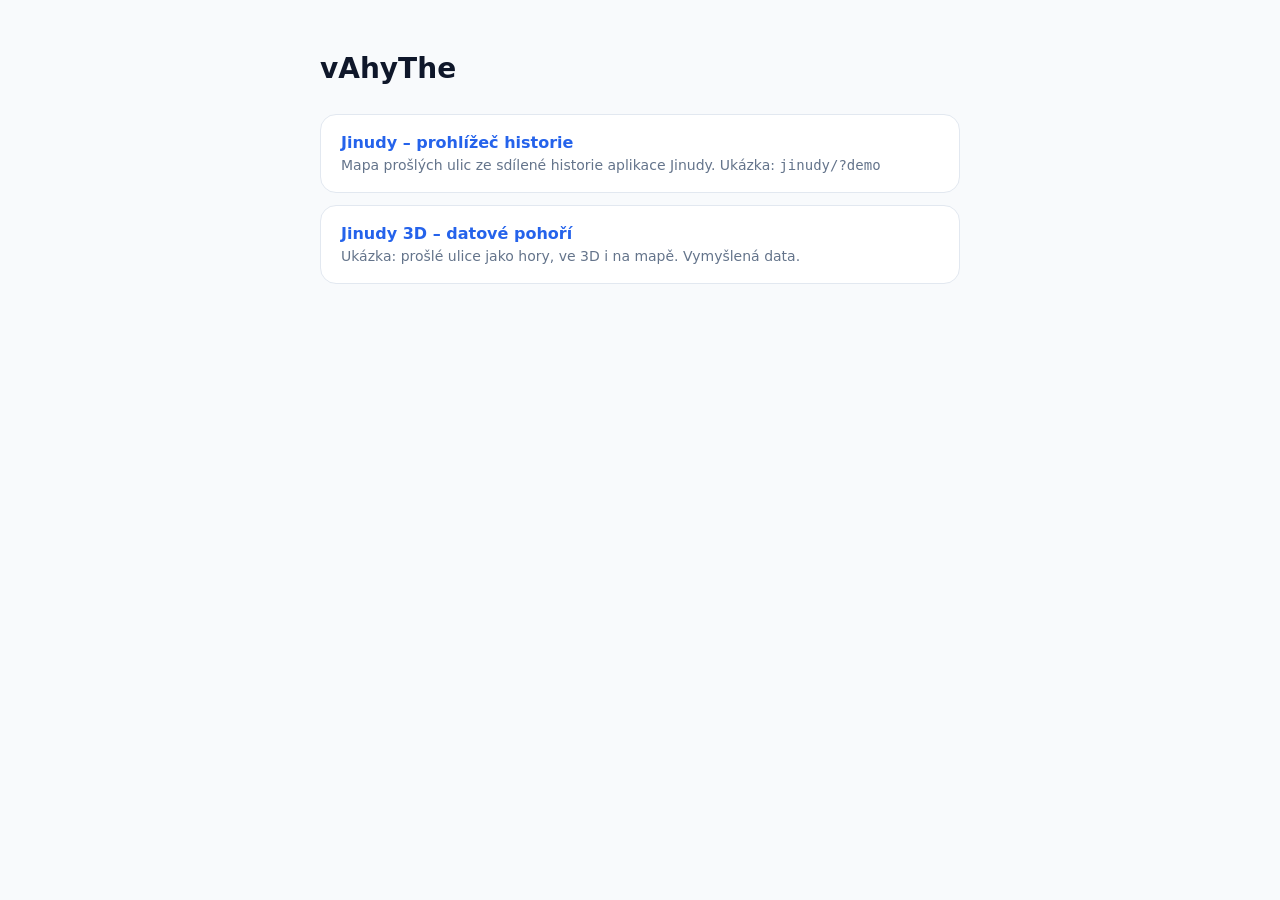
<file: index.html>
<!doctype html>
<html lang="cs">
<head>
<meta charset="utf-8">
<meta name="viewport" content="width=device-width, initial-scale=1">
<title>vAhyThe</title>
<style>
:root{color-scheme:light dark;--bg:#f8fafc;--fg:#0f172a;--muted:#64748b;--card:#fff;--line:#e2e8f0;--accent:#2563eb}
@media (prefers-color-scheme:dark){:root{--bg:#0b1020;--fg:#e2e8f0;--muted:#94a3b8;--card:#111827;--line:#1f2937;--accent:#60a5fa}}
body{margin:0;background:var(--bg);color:var(--fg);font:16px/1.5 -apple-system,system-ui,sans-serif}
main{max-width:640px;margin:0 auto;padding:48px 16px}
h1{font-size:28px;margin:0 0 24px}
a.card{display:block;background:var(--card);border:1px solid var(--line);border-radius:16px;padding:16px 20px;color:inherit;text-decoration:none;margin-bottom:12px}
a.card:hover{border-color:var(--accent)}
a.card b{color:var(--accent)}
a.card span{display:block;color:var(--muted);font-size:14px}
</style>
</head>
<body>
<main>
<h1>vAhyThe</h1>
<a class="card" href="jinudy/"><b>Jinudy – prohlížeč historie</b><span>Mapa prošlých ulic ze sdílené historie aplikace Jinudy. Ukázka: <code>jinudy/?demo</code></span></a>
<a class="card" href="jinudy/3d/"><b>Jinudy 3D – datové pohoří</b><span>Ukázka: prošlé ulice jako hory, ve 3D i na mapě. Vymyšlená data.</span></a>
</main>
</body>
</html>
</file>
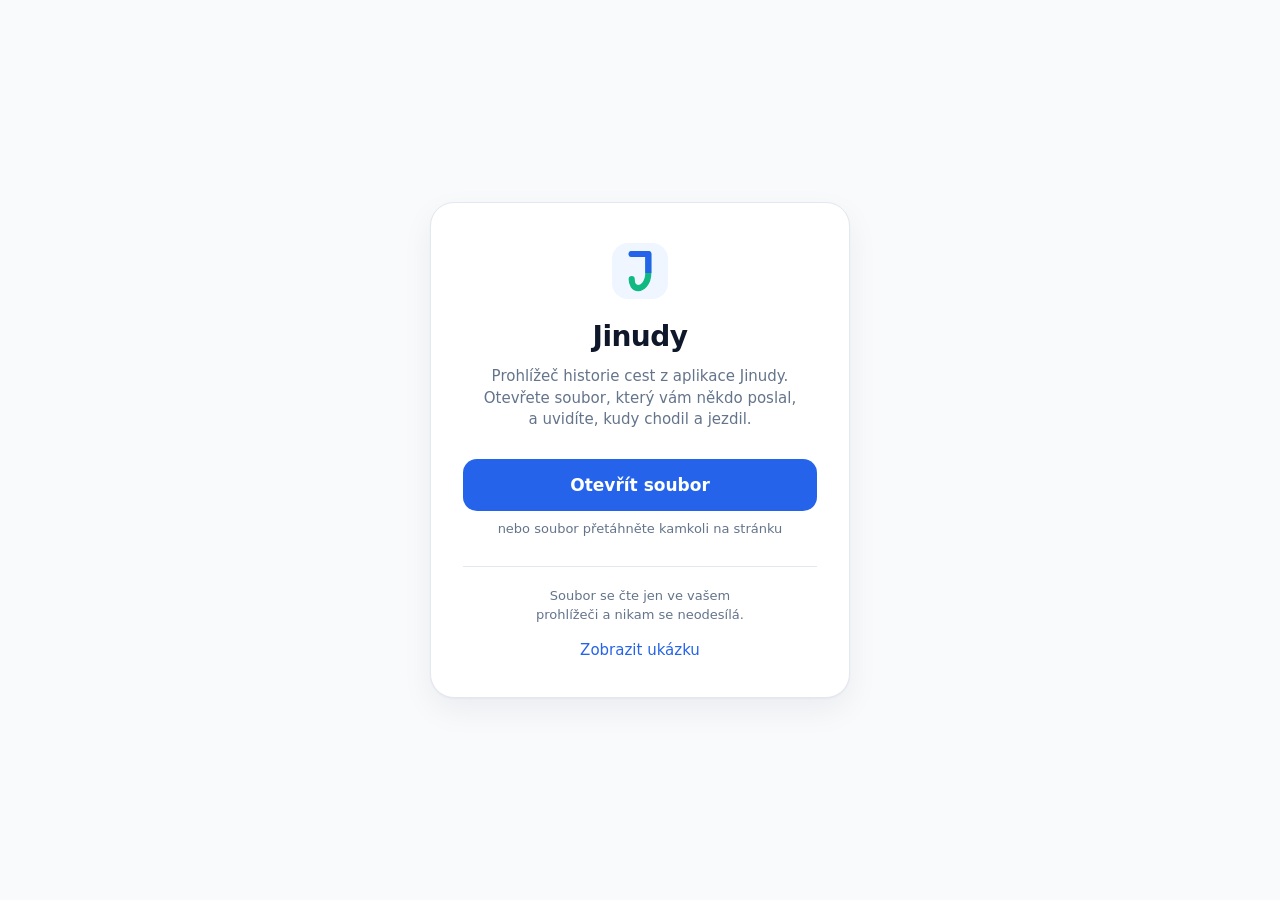
<file: jinudy/index.html>
<!doctype html>
<html lang="cs">
  <head>
    <meta charset="UTF-8" />
    <meta name="viewport" content="width=device-width, initial-scale=1, viewport-fit=cover" />
    <meta name="referrer" content="no-referrer" />
    <!-- Only the page itself and the basemap (OpenFreeMap: style, tiles, sprites, fonts). The map
         worker is a file of the page; blob: is allowed for it as MapLibre's fallback. -->
    <meta
      http-equiv="Content-Security-Policy"
      content="default-src 'none'; script-src 'self'; style-src 'self'; worker-src 'self' blob:; child-src 'self' blob:; img-src 'self' blob: data: https://tiles.openfreemap.org; connect-src 'self' blob: data: https://tiles.openfreemap.org; font-src 'self' data:; manifest-src 'self'; base-uri 'none'; form-action 'none'; object-src 'none'"
    />
    <meta name="description" content="Prohlížeč historie cest z aplikace Jinudy. Soubor se čte jen ve vašem prohlížeči." />
    <meta name="robots" content="noindex" />
    <link rel="icon" type="image/svg+xml" href="./assets/jinudy-mark-BnUxFgGj.svg" />
    <link rel="icon" type="image/png" sizes="32x32" href="./assets/jinudy-icon-32-CSOcz41V.png" />
    <link rel="apple-touch-icon" sizes="180x180" href="./assets/jinudy-apple-touch-icon-DQzBj3T3.png" />
    <title>Jinudy – historie cest</title>
    <script type="module" crossorigin src="./assets/viewer-C5fcsImE.js"></script>
    <link rel="stylesheet" crossorigin href="./assets/viewer-DI5ZhIr-.css">
  </head>
  <body>
    <div id="app"></div>
  </body>
</html>
</file>
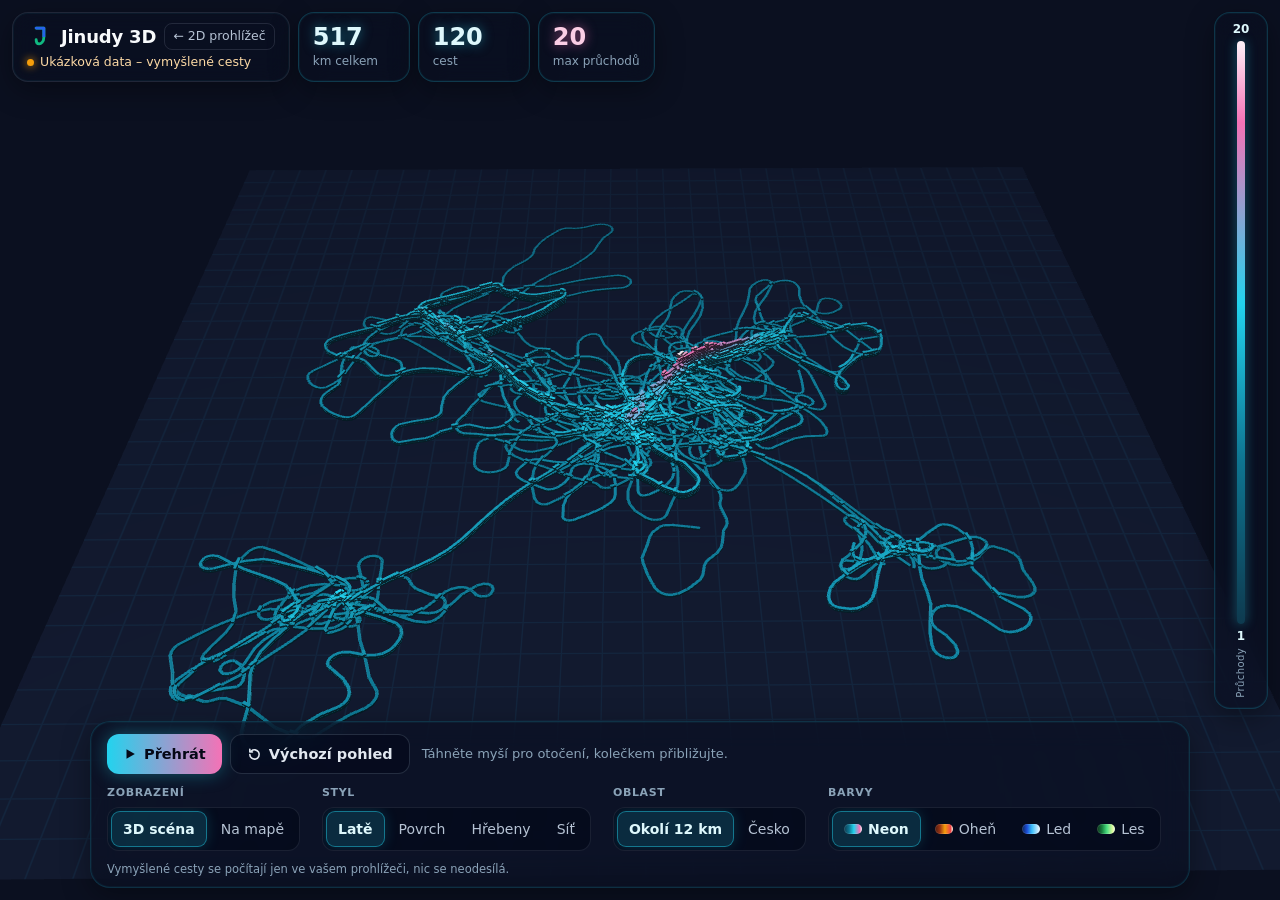
<file: jinudy/3d/index.html>
<!doctype html>
<html lang="cs">
  <head>
    <meta charset="UTF-8" />
    <meta name="viewport" content="width=device-width, initial-scale=1, viewport-fit=cover" />
    <meta name="referrer" content="no-referrer" />
    <!-- Only the page itself and the basemap of "Na mapě" (OpenFreeMap: style, tiles, sprites,
         fonts). The map worker is a file of the page; blob: is allowed for it as MapLibre's
         fallback. The data are generated in the page, nothing else is fetched or sent. -->
    <meta
      http-equiv="Content-Security-Policy"
      content="default-src 'none'; script-src 'self'; style-src 'self'; worker-src 'self' blob:; child-src 'self' blob:; img-src 'self' blob: data: https://tiles.openfreemap.org; connect-src 'self' blob: data: https://tiles.openfreemap.org; font-src 'self' data:; manifest-src 'self'; base-uri 'none'; form-action 'none'; object-src 'none'"
    />
    <meta name="description" content="Jinudy 3D: cesty jako datové pohoří – ukázka na vymyšlených cestách. Nic se neodesílá." />
    <meta name="robots" content="noindex" />
    <meta name="theme-color" content="#0b1020" />
    <link rel="icon" type="image/svg+xml" href="./assets/jinudy-mark-BnUxFgGj.svg" />
    <link rel="icon" type="image/png" sizes="32x32" href="./assets/jinudy-icon-32-CSOcz41V.png" />
    <link rel="apple-touch-icon" sizes="180x180" href="./assets/jinudy-apple-touch-icon-DQzBj3T3.png" />
    <title>Jinudy 3D – datové pohoří (ukázka)</title>
    <script type="module" crossorigin src="./assets/web3d-iBCcFLIH.js"></script>
    <link rel="stylesheet" crossorigin href="./assets/web3d-E380zY1y.css">
  </head>
  <body>
    <div id="app"></div>
  </body>
</html>
</file>
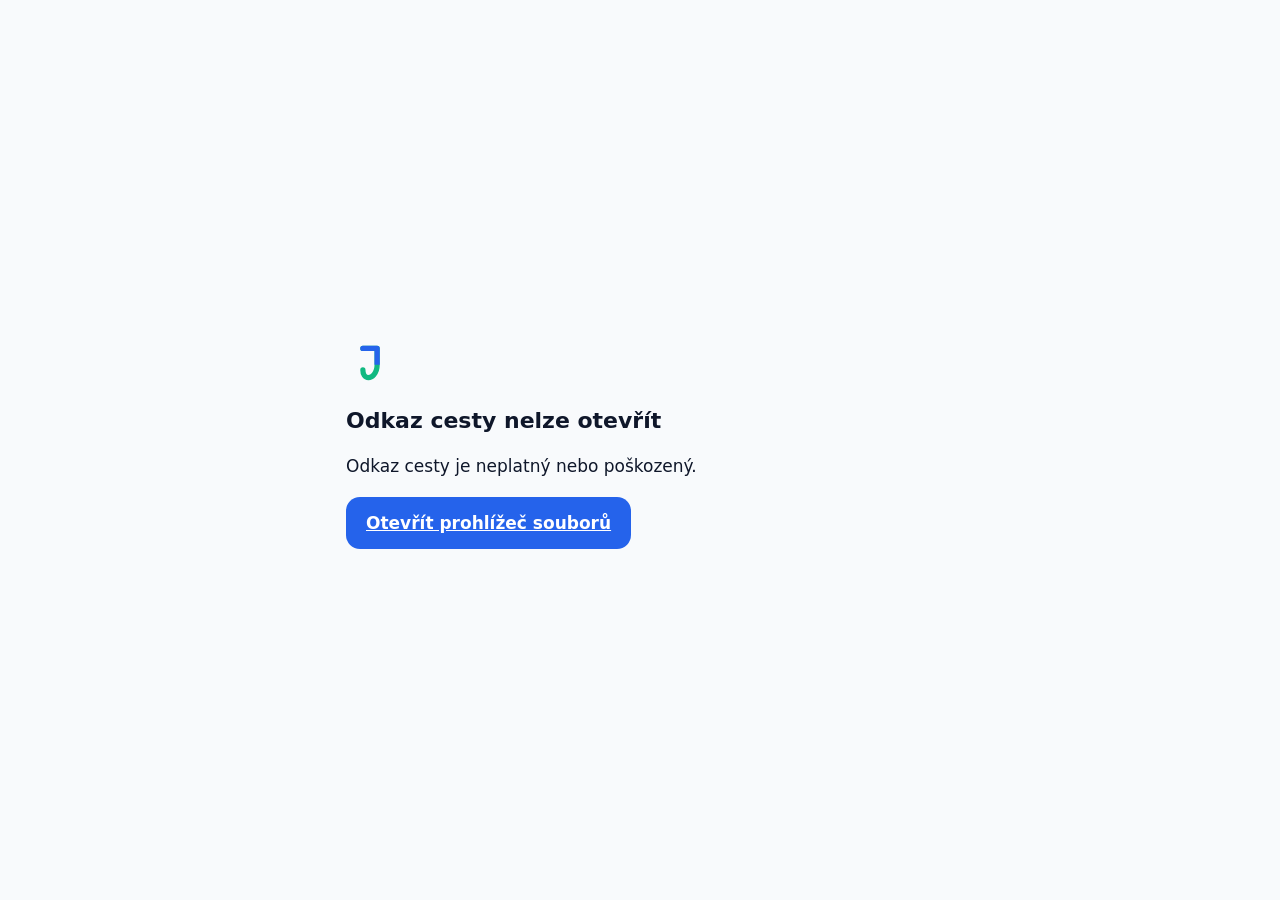
<file: jinudy/c/index.html>
<!doctype html>
<html lang="cs">
  <head>
    <meta charset="UTF-8" />
    <meta name="viewport" content="width=device-width, initial-scale=1, viewport-fit=cover" />
    <meta name="referrer" content="no-referrer" />
    <!-- Only the page itself and the basemap (OpenFreeMap: style, tiles, sprites, fonts). The map
         worker is a file of the page; blob: is allowed for it as MapLibre's fallback. -->
    <meta
      http-equiv="Content-Security-Policy"
      content="default-src 'none'; script-src 'self'; style-src 'self'; worker-src 'self' blob:; child-src 'self' blob:; img-src 'self' blob: data: https://tiles.openfreemap.org; connect-src 'self' blob: data: https://tiles.openfreemap.org; font-src 'self' data:; manifest-src 'self'; base-uri 'none'; form-action 'none'; object-src 'none'"
    />
    <meta name="description" content="Prohlížeč historie cest z aplikace Jinudy. Soubor se čte jen ve vašem prohlížeči." />
    <meta name="robots" content="noindex" />
    <link rel="icon" type="image/svg+xml" href="../assets/jinudy-mark-BnUxFgGj.svg" />
    <link rel="icon" type="image/png" sizes="32x32" href="../assets/jinudy-icon-32-CSOcz41V.png" />
    <link rel="apple-touch-icon" sizes="180x180" href="../assets/jinudy-apple-touch-icon-DQzBj3T3.png" />
    <title>Jinudy – historie cest</title>
    <script type="module" crossorigin src="../assets/viewer-C5fcsImE.js"></script>
    <link rel="stylesheet" crossorigin href="../assets/viewer-DI5ZhIr-.css">
  </head>
  <body>
    <div id="app"></div>
  </body>
</html>
</file>
<file: jinudy/assets/viewer-DI5ZhIr-.css>
.maplibregl-map{-webkit-tap-highlight-color:#0000;-webkit-touch-callout:none;font:12px/20px Helvetica Neue,Arial,Helvetica,sans-serif;position:relative;overflow:hidden}.maplibregl-canvas{position:absolute;top:0;left:0}.maplibregl-map:fullscreen{width:100%;height:100%}.maplibregl-ctrl-group button.maplibregl-ctrl-compass{touch-action:none}.maplibregl-canvas-container.maplibregl-interactive,.maplibregl-ctrl-group button.maplibregl-ctrl-compass{cursor:grab;-webkit-user-select:none;user-select:none}.maplibregl-canvas-container.maplibregl-interactive.maplibregl-track-pointer{cursor:pointer}.maplibregl-canvas-container.maplibregl-interactive:active,.maplibregl-ctrl-group button.maplibregl-ctrl-compass:active{cursor:grabbing}.maplibregl-canvas-container.maplibregl-touch-zoom-rotate,.maplibregl-canvas-container.maplibregl-touch-zoom-rotate .maplibregl-canvas{touch-action:pan-x pan-y}.maplibregl-canvas-container.maplibregl-touch-drag-pan,.maplibregl-canvas-container.maplibregl-touch-drag-pan .maplibregl-canvas{touch-action:pinch-zoom}.maplibregl-canvas-container.maplibregl-touch-zoom-rotate.maplibregl-touch-drag-pan,.maplibregl-canvas-container.maplibregl-touch-zoom-rotate.maplibregl-touch-drag-pan .maplibregl-canvas{touch-action:none}.maplibregl-canvas-container.maplibregl-touch-drag-pan.maplibregl-cooperative-gestures,.maplibregl-canvas-container.maplibregl-touch-drag-pan.maplibregl-cooperative-gestures .maplibregl-canvas{touch-action:pan-x pan-y}.maplibregl-ctrl-bottom-left,.maplibregl-ctrl-bottom-right,.maplibregl-ctrl-top-left,.maplibregl-ctrl-top-right{pointer-events:none;z-index:2;position:absolute}.maplibregl-ctrl-top-left{top:0;left:0}.maplibregl-ctrl-top-right{top:0;right:0}.maplibregl-ctrl-bottom-left{bottom:0;left:0}.maplibregl-ctrl-bottom-right{bottom:0;right:0}.maplibregl-ctrl{clear:both;pointer-events:auto;transform:translate(0)}.maplibregl-ctrl-top-left .maplibregl-ctrl{float:left;margin:10px 0 0 10px}.maplibregl-ctrl-top-right .maplibregl-ctrl{float:right;margin:10px 10px 0 0}.maplibregl-ctrl-bottom-left .maplibregl-ctrl{float:left;margin:0 0 10px 10px}.maplibregl-ctrl-bottom-right .maplibregl-ctrl{float:right;margin:0 10px 10px 0}.maplibregl-ctrl-group{background:#fff;border-radius:4px}.maplibregl-ctrl-group:not(:empty){box-shadow:0 0 0 2px #0000001a}.maplibregl-ctrl-group button{box-sizing:border-box;cursor:pointer;background-color:#0000;border:0;outline:none;width:29px;height:29px;padding:0;display:block}.maplibregl-ctrl button{-webkit-user-select:none;user-select:none}.maplibregl-ctrl-group button+button{border-top:1px solid #ddd}.maplibregl-ctrl button .maplibregl-ctrl-icon{background-position:50%;background-repeat:no-repeat;width:100%;height:100%;display:block}@media (forced-colors:active){.maplibregl-ctrl-group:not(:empty){box-shadow:0 0 0 2px buttontext}.maplibregl-ctrl-icon{background-color:#0000}.maplibregl-ctrl-group button+button{border-top:1px solid buttontext}}.maplibregl-ctrl button::-moz-focus-inner{border:0;padding:0}.maplibregl-ctrl-attrib-button:focus,.maplibregl-ctrl-group button:focus{box-shadow:0 0 2px 2px #0096ff}.maplibregl-ctrl button:disabled{cursor:not-allowed}.maplibregl-ctrl button:disabled .maplibregl-ctrl-icon{opacity:.25}@media (hover:hover){.maplibregl-ctrl button:not(:disabled):hover{background-color:#0000000d}}.maplibregl-ctrl button:not(:disabled):active{background-color:#0000000d}.maplibregl-ctrl-group button:focus:focus-visible{box-shadow:0 0 2px 2px #0096ff}.maplibregl-ctrl-group button:focus:not(:focus-visible){box-shadow:none}.maplibregl-ctrl-group button:focus:first-child{border-radius:4px 4px 0 0}.maplibregl-ctrl-group button:focus:last-child{border-radius:0 0 4px 4px}.maplibregl-ctrl-group button:focus:only-child{border-radius:inherit}.maplibregl-ctrl button.maplibregl-ctrl-zoom-out .maplibregl-ctrl-icon{background-image:url("data:image/svg+xml;charset=utf-8,%3Csvg xmlns='http://www.w3.org/2000/svg' width='29' height='29' viewBox='0 0 29 29' fill='%23333'%3E %3Cpath d='M10 13c-.75 0-1.5.75-1.5 1.5S9.25 16 10 16h9c.75 0 1.5-.75 1.5-1.5S19.75 13 19 13z'/%3E %3C/svg%3E")}.maplibregl-ctrl button.maplibregl-ctrl-zoom-in .maplibregl-ctrl-icon{background-image:url("data:image/svg+xml;charset=utf-8,%3Csvg xmlns='http://www.w3.org/2000/svg' width='29' height='29' viewBox='0 0 29 29' fill='%23333'%3E %3Cpath d='M14.5 8.5c-.75 0-1.5.75-1.5 1.5v3h-3c-.75 0-1.5.75-1.5 1.5S9.25 16 10 16h3v3c0 .75.75 1.5 1.5 1.5S16 19.75 16 19v-3h3c.75 0 1.5-.75 1.5-1.5S19.75 13 19 13h-3v-3c0-.75-.75-1.5-1.5-1.5'/%3E %3C/svg%3E")}@media (forced-colors:active){.maplibregl-ctrl button.maplibregl-ctrl-zoom-out .maplibregl-ctrl-icon{background-image:url("data:image/svg+xml;charset=utf-8,%3Csvg xmlns='http://www.w3.org/2000/svg' width='29' height='29' viewBox='0 0 29 29' fill='%23fff'%3E %3Cpath d='M10 13c-.75 0-1.5.75-1.5 1.5S9.25 16 10 16h9c.75 0 1.5-.75 1.5-1.5S19.75 13 19 13z'/%3E %3C/svg%3E")}.maplibregl-ctrl button.maplibregl-ctrl-zoom-in .maplibregl-ctrl-icon{background-image:url("data:image/svg+xml;charset=utf-8,%3Csvg xmlns='http://www.w3.org/2000/svg' width='29' height='29' viewBox='0 0 29 29' fill='%23fff'%3E %3Cpath d='M14.5 8.5c-.75 0-1.5.75-1.5 1.5v3h-3c-.75 0-1.5.75-1.5 1.5S9.25 16 10 16h3v3c0 .75.75 1.5 1.5 1.5S16 19.75 16 19v-3h3c.75 0 1.5-.75 1.5-1.5S19.75 13 19 13h-3v-3c0-.75-.75-1.5-1.5-1.5'/%3E %3C/svg%3E")}}@media (forced-colors:active) and (prefers-color-scheme:light){.maplibregl-ctrl button.maplibregl-ctrl-zoom-out .maplibregl-ctrl-icon{background-image:url("data:image/svg+xml;charset=utf-8,%3Csvg xmlns='http://www.w3.org/2000/svg' width='29' height='29' viewBox='0 0 29 29' fill='%23000'%3E %3Cpath d='M10 13c-.75 0-1.5.75-1.5 1.5S9.25 16 10 16h9c.75 0 1.5-.75 1.5-1.5S19.75 13 19 13z'/%3E %3C/svg%3E")}.maplibregl-ctrl button.maplibregl-ctrl-zoom-in .maplibregl-ctrl-icon{background-image:url("data:image/svg+xml;charset=utf-8,%3Csvg xmlns='http://www.w3.org/2000/svg' width='29' height='29' viewBox='0 0 29 29' fill='%23000'%3E %3Cpath d='M14.5 8.5c-.75 0-1.5.75-1.5 1.5v3h-3c-.75 0-1.5.75-1.5 1.5S9.25 16 10 16h3v3c0 .75.75 1.5 1.5 1.5S16 19.75 16 19v-3h3c.75 0 1.5-.75 1.5-1.5S19.75 13 19 13h-3v-3c0-.75-.75-1.5-1.5-1.5'/%3E %3C/svg%3E")}}.maplibregl-ctrl button.maplibregl-ctrl-fullscreen .maplibregl-ctrl-icon{background-image:url("data:image/svg+xml;charset=utf-8,%3Csvg xmlns='http://www.w3.org/2000/svg' width='29' height='29' viewBox='0 0 29 29' fill='%23333'%3E %3Cpath d='M24 16v5.5c0 1.75-.75 2.5-2.5 2.5H16v-1l3-1.5-4-5.5 1-1 5.5 4 1.5-3zM6 16l1.5 3 5.5-4 1 1-4 5.5 3 1.5v1H7.5C5.75 24 5 23.25 5 21.5V16zm7-11v1l-3 1.5 4 5.5-1 1-5.5-4L6 13H5V7.5C5 5.75 5.75 5 7.5 5zm11 2.5c0-1.75-.75-2.5-2.5-2.5H16v1l3 1.5-4 5.5 1 1 5.5-4 1.5 3h1z'/%3E %3C/svg%3E")}.maplibregl-ctrl button.maplibregl-ctrl-shrink .maplibregl-ctrl-icon{background-image:url("data:image/svg+xml;charset=utf-8,%3Csvg xmlns='http://www.w3.org/2000/svg' width='29' height='29' viewBox='0 0 29 29'%3E %3Cpath d='M18.5 16c-1.75 0-2.5.75-2.5 2.5V24h1l1.5-3 5.5 4 1-1-4-5.5 3-1.5v-1zM13 18.5c0-1.75-.75-2.5-2.5-2.5H5v1l3 1.5L4 24l1 1 5.5-4 1.5 3h1zm3-8c0 1.75.75 2.5 2.5 2.5H24v-1l-3-1.5L25 5l-1-1-5.5 4L17 5h-1zM10.5 13c1.75 0 2.5-.75 2.5-2.5V5h-1l-1.5 3L5 4 4 5l4 5.5L5 12v1z'/%3E %3C/svg%3E")}@media (forced-colors:active){.maplibregl-ctrl button.maplibregl-ctrl-fullscreen .maplibregl-ctrl-icon{background-image:url("data:image/svg+xml;charset=utf-8,%3Csvg xmlns='http://www.w3.org/2000/svg' width='29' height='29' viewBox='0 0 29 29' fill='%23fff'%3E %3Cpath d='M24 16v5.5c0 1.75-.75 2.5-2.5 2.5H16v-1l3-1.5-4-5.5 1-1 5.5 4 1.5-3zM6 16l1.5 3 5.5-4 1 1-4 5.5 3 1.5v1H7.5C5.75 24 5 23.25 5 21.5V16zm7-11v1l-3 1.5 4 5.5-1 1-5.5-4L6 13H5V7.5C5 5.75 5.75 5 7.5 5zm11 2.5c0-1.75-.75-2.5-2.5-2.5H16v1l3 1.5-4 5.5 1 1 5.5-4 1.5 3h1z'/%3E %3C/svg%3E")}.maplibregl-ctrl button.maplibregl-ctrl-shrink .maplibregl-ctrl-icon{background-image:url("data:image/svg+xml;charset=utf-8,%3Csvg xmlns='http://www.w3.org/2000/svg' width='29' height='29' viewBox='0 0 29 29' fill='%23fff'%3E %3Cpath d='M18.5 16c-1.75 0-2.5.75-2.5 2.5V24h1l1.5-3 5.5 4 1-1-4-5.5 3-1.5v-1zM13 18.5c0-1.75-.75-2.5-2.5-2.5H5v1l3 1.5L4 24l1 1 5.5-4 1.5 3h1zm3-8c0 1.75.75 2.5 2.5 2.5H24v-1l-3-1.5L25 5l-1-1-5.5 4L17 5h-1zM10.5 13c1.75 0 2.5-.75 2.5-2.5V5h-1l-1.5 3L5 4 4 5l4 5.5L5 12v1z'/%3E %3C/svg%3E")}}@media (forced-colors:active) and (prefers-color-scheme:light){.maplibregl-ctrl button.maplibregl-ctrl-fullscreen .maplibregl-ctrl-icon{background-image:url("data:image/svg+xml;charset=utf-8,%3Csvg xmlns='http://www.w3.org/2000/svg' width='29' height='29' viewBox='0 0 29 29' fill='%23000'%3E %3Cpath d='M24 16v5.5c0 1.75-.75 2.5-2.5 2.5H16v-1l3-1.5-4-5.5 1-1 5.5 4 1.5-3zM6 16l1.5 3 5.5-4 1 1-4 5.5 3 1.5v1H7.5C5.75 24 5 23.25 5 21.5V16zm7-11v1l-3 1.5 4 5.5-1 1-5.5-4L6 13H5V7.5C5 5.75 5.75 5 7.5 5zm11 2.5c0-1.75-.75-2.5-2.5-2.5H16v1l3 1.5-4 5.5 1 1 5.5-4 1.5 3h1z'/%3E %3C/svg%3E")}.maplibregl-ctrl button.maplibregl-ctrl-shrink .maplibregl-ctrl-icon{background-image:url("data:image/svg+xml;charset=utf-8,%3Csvg xmlns='http://www.w3.org/2000/svg' width='29' height='29' viewBox='0 0 29 29' fill='%23000'%3E %3Cpath d='M18.5 16c-1.75 0-2.5.75-2.5 2.5V24h1l1.5-3 5.5 4 1-1-4-5.5 3-1.5v-1zM13 18.5c0-1.75-.75-2.5-2.5-2.5H5v1l3 1.5L4 24l1 1 5.5-4 1.5 3h1zm3-8c0 1.75.75 2.5 2.5 2.5H24v-1l-3-1.5L25 5l-1-1-5.5 4L17 5h-1zM10.5 13c1.75 0 2.5-.75 2.5-2.5V5h-1l-1.5 3L5 4 4 5l4 5.5L5 12v1z'/%3E %3C/svg%3E")}}.maplibregl-ctrl button.maplibregl-ctrl-compass .maplibregl-ctrl-icon{background-image:url("data:image/svg+xml;charset=utf-8,%3Csvg xmlns='http://www.w3.org/2000/svg' width='29' height='29' viewBox='0 0 29 29' fill='%23333'%3E %3Cpath d='m10.5 14 4-8 4 8z'/%3E %3Cpath fill='%23ccc' d='m10.5 16 4 8 4-8z'/%3E %3C/svg%3E")}@media (forced-colors:active){.maplibregl-ctrl button.maplibregl-ctrl-compass .maplibregl-ctrl-icon{background-image:url("data:image/svg+xml;charset=utf-8,%3Csvg xmlns='http://www.w3.org/2000/svg' width='29' height='29' viewBox='0 0 29 29' fill='%23fff'%3E %3Cpath d='m10.5 14 4-8 4 8z'/%3E %3Cpath fill='%23ccc' d='m10.5 16 4 8 4-8z'/%3E %3C/svg%3E")}}@media (forced-colors:active) and (prefers-color-scheme:light){.maplibregl-ctrl button.maplibregl-ctrl-compass .maplibregl-ctrl-icon{background-image:url("data:image/svg+xml;charset=utf-8,%3Csvg xmlns='http://www.w3.org/2000/svg' width='29' height='29' viewBox='0 0 29 29' fill='%23000'%3E %3Cpath d='m10.5 14 4-8 4 8z'/%3E %3Cpath fill='%23ccc' d='m10.5 16 4 8 4-8z'/%3E %3C/svg%3E")}}.maplibregl-ctrl button.maplibregl-ctrl-globe .maplibregl-ctrl-icon{background-image:url("data:image/svg+xml;charset=utf-8,%3Csvg xmlns='http://www.w3.org/2000/svg' width='22' height='22' fill='none' viewBox='0 0 22 22' stroke='%23333'%3E %3Ccircle cx='11' cy='11' r='8.5'/%3E %3Cpath d='M17.5 11c0 4.819-3.02 8.5-6.5 8.5S4.5 15.819 4.5 11 7.52 2.5 11 2.5s6.5 3.681 6.5 8.5Z'/%3E %3Cpath d='M13.5 11c0 2.447-.331 4.64-.853 6.206-.262.785-.562 1.384-.872 1.777-.314.399-.58.517-.775.517-.195 0-.461-.118-.775-.517-.31-.393-.61-.992-.872-1.777C8.831 15.64 8.5 13.446 8.5 11c0-2.447.331-4.64.853-6.206.262-.785.562-1.384.872-1.777.314-.399.58-.517.775-.517.195 0 .461.118.775.517.31.393.61.992.872 1.777.522 1.565.853 3.76.853 6.206Z'/%3E %3Cpath d='M11 7.5c-1.909 0-3.622-.166-4.845-.428-.616-.132-1.08-.283-1.379-.434a1.333 1.333 0 0 1-.224-.138c.047-.038.12-.085.224-.138.299-.151.763-.302 1.379-.434C7.378 5.666 9.091 5.5 11 5.5c1.909 0 3.622.166 4.845.428.616.132 1.08.283 1.379.434.105.053.177.1.224.138-.047.038-.12.085-.224.138-.299.151-.763.302-1.379.434-1.223.262-2.936.428-4.845.428ZM4.486 6.436ZM11 16.5c-1.909 0-3.622-.166-4.845-.428-.616-.132-1.08-.283-1.379-.434a1.33 1.33 0 0 1-.224-.138 1.33 1.33 0 0 1 .224-.138c.299-.151.763-.302 1.379-.434C7.378 14.666 9.091 14.5 11 14.5c1.909 0 3.622.166 4.845.428.616.132 1.08.283 1.379.434.105.053.177.1.224.138a1.33 1.33 0 0 1-.224.138c-.299.151-.763.302-1.379.434-1.223.262-2.936.428-4.845.428Zm-6.514-1.064ZM11 12.5c-2.46 0-4.672-.222-6.255-.574-.796-.177-1.406-.38-1.805-.59a1.465 1.465 0 0 1-.39-.272.293.293 0 0 1-.047-.064.293.293 0 0 1 .048-.064c.066-.073.189-.167.389-.272.399-.21 1.009-.413 1.805-.59C6.328 9.722 8.54 9.5 11 9.5s4.672.222 6.256.574c.795.177 1.405.38 1.804.59.2.105.323.2.39.272a.33.33 0 0 1 .047.064.293.293 0 0 1-.048.064 1.435 1.435 0 0 1-.389.272c-.399.21-1.009.413-1.804.59-1.584.352-3.796.574-6.256.574Zm-8.501-1.51v.002-.002Zm0 .018v.002-.002Zm17.002.002v-.002.002Zm0-.018v-.002.002Z'/%3E %3C/svg%3E")}.maplibregl-ctrl button.maplibregl-ctrl-globe-enabled .maplibregl-ctrl-icon{background-image:url("data:image/svg+xml;charset=utf-8,%3Csvg xmlns='http://www.w3.org/2000/svg' width='22' height='22' fill='none' viewBox='0 0 22 22' stroke='%2333b5e5'%3E %3Ccircle cx='11' cy='11' r='8.5'/%3E %3Cpath d='M17.5 11c0 4.819-3.02 8.5-6.5 8.5S4.5 15.819 4.5 11 7.52 2.5 11 2.5s6.5 3.681 6.5 8.5Z'/%3E %3Cpath d='M13.5 11c0 2.447-.331 4.64-.853 6.206-.262.785-.562 1.384-.872 1.777-.314.399-.58.517-.775.517-.195 0-.461-.118-.775-.517-.31-.393-.61-.992-.872-1.777C8.831 15.64 8.5 13.446 8.5 11c0-2.447.331-4.64.853-6.206.262-.785.562-1.384.872-1.777.314-.399.58-.517.775-.517.195 0 .461.118.775.517.31.393.61.992.872 1.777.522 1.565.853 3.76.853 6.206Z'/%3E %3Cpath d='M11 7.5c-1.909 0-3.622-.166-4.845-.428-.616-.132-1.08-.283-1.379-.434a1.333 1.333 0 0 1-.224-.138c.047-.038.12-.085.224-.138.299-.151.763-.302 1.379-.434C7.378 5.666 9.091 5.5 11 5.5c1.909 0 3.622.166 4.845.428.616.132 1.08.283 1.379.434.105.053.177.1.224.138-.047.038-.12.085-.224.138-.299.151-.763.302-1.379.434-1.223.262-2.936.428-4.845.428ZM4.486 6.436ZM11 16.5c-1.909 0-3.622-.166-4.845-.428-.616-.132-1.08-.283-1.379-.434a1.33 1.33 0 0 1-.224-.138 1.33 1.33 0 0 1 .224-.138c.299-.151.763-.302 1.379-.434C7.378 14.666 9.091 14.5 11 14.5c1.909 0 3.622.166 4.845.428.616.132 1.08.283 1.379.434.105.053.177.1.224.138a1.33 1.33 0 0 1-.224.138c-.299.151-.763.302-1.379.434-1.223.262-2.936.428-4.845.428Zm-6.514-1.064ZM11 12.5c-2.46 0-4.672-.222-6.255-.574-.796-.177-1.406-.38-1.805-.59a1.465 1.465 0 0 1-.39-.272.293.293 0 0 1-.047-.064.293.293 0 0 1 .048-.064c.066-.073.189-.167.389-.272.399-.21 1.009-.413 1.805-.59C6.328 9.722 8.54 9.5 11 9.5s4.672.222 6.256.574c.795.177 1.405.38 1.804.59.2.105.323.2.39.272a.33.33 0 0 1 .047.064.293.293 0 0 1-.048.064 1.435 1.435 0 0 1-.389.272c-.399.21-1.009.413-1.804.59-1.584.352-3.796.574-6.256.574Zm-8.501-1.51v.002-.002Zm0 .018v.002-.002Zm17.002.002v-.002.002Zm0-.018v-.002.002Z'/%3E %3C/svg%3E")}.maplibregl-ctrl button.maplibregl-ctrl-terrain .maplibregl-ctrl-icon{background-image:url("data:image/svg+xml;charset=utf-8,%3Csvg xmlns='http://www.w3.org/2000/svg' width='22' height='22' viewBox='0 0 22 22' fill='%23333'%3E %3Cpath d='m1.754 13.406 4.453-4.851 3.09 3.09 3.281 3.277.969-.969-3.309-3.312 3.844-4.121 6.148 6.886h1.082v-.855l-7.207-8.07-4.84 5.187L6.169 6.57l-5.48 5.965v.871ZM.688 16.844h20.625v1.375H.688Zm0 0'/%3E %3C/svg%3E")}.maplibregl-ctrl button.maplibregl-ctrl-terrain-enabled .maplibregl-ctrl-icon{background-image:url("data:image/svg+xml;charset=utf-8,%3Csvg xmlns='http://www.w3.org/2000/svg' width='22' height='22' viewBox='0 0 22 22' fill='%2333b5e5'%3E %3Cpath d='m1.754 13.406 4.453-4.851 3.09 3.09 3.281 3.277.969-.969-3.309-3.312 3.844-4.121 6.148 6.886h1.082v-.855l-7.207-8.07-4.84 5.187L6.169 6.57l-5.48 5.965v.871ZM.688 16.844h20.625v1.375H.688Zm0 0'/%3E %3C/svg%3E")}.maplibregl-ctrl button.maplibregl-ctrl-geolocate .maplibregl-ctrl-icon{background-image:url("data:image/svg+xml;charset=utf-8,%3Csvg xmlns='http://www.w3.org/2000/svg' width='29' height='29' viewBox='0 0 20 20' fill='%23333'%3E %3Cpath d='M10 4C9 4 9 5 9 5v.1A5 5 0 0 0 5.1 9H5s-1 0-1 1 1 1 1 1h.1A5 5 0 0 0 9 14.9v.1s0 1 1 1 1-1 1-1v-.1a5 5 0 0 0 3.9-3.9h.1s1 0 1-1-1-1-1-1h-.1A5 5 0 0 0 11 5.1V5s0-1-1-1m0 2.5a3.5 3.5 0 1 1 0 7 3.5 3.5 0 1 1 0-7'/%3E %3Ccircle id='dot' cx='10' cy='10' r='2'/%3E %3Cpath id='stroke' d='m14 5 1 1-9 9-1-1z' display='none'/%3E %3C/svg%3E")}.maplibregl-ctrl button.maplibregl-ctrl-geolocate:disabled .maplibregl-ctrl-icon{background-image:url("data:image/svg+xml;charset=utf-8,%3Csvg xmlns='http://www.w3.org/2000/svg' width='29' height='29' viewBox='0 0 20 20' fill='%23aaa'%3E %3Cpath d='M10 4C9 4 9 5 9 5v.1A5 5 0 0 0 5.1 9H5s-1 0-1 1 1 1 1 1h.1A5 5 0 0 0 9 14.9v.1s0 1 1 1 1-1 1-1v-.1a5 5 0 0 0 3.9-3.9h.1s1 0 1-1-1-1-1-1h-.1A5 5 0 0 0 11 5.1V5s0-1-1-1m0 2.5a3.5 3.5 0 1 1 0 7 3.5 3.5 0 1 1 0-7'/%3E %3Ccircle id='dot' cx='10' cy='10' r='2'/%3E %3Cpath id='stroke' d='m14 5 1 1-9 9-1-1z' fill='%23f00'/%3E %3C/svg%3E")}.maplibregl-ctrl button.maplibregl-ctrl-geolocate.maplibregl-ctrl-geolocate-active .maplibregl-ctrl-icon{background-image:url("data:image/svg+xml;charset=utf-8,%3Csvg xmlns='http://www.w3.org/2000/svg' width='29' height='29' viewBox='0 0 20 20' fill='%2333b5e5'%3E %3Cpath d='M10 4C9 4 9 5 9 5v.1A5 5 0 0 0 5.1 9H5s-1 0-1 1 1 1 1 1h.1A5 5 0 0 0 9 14.9v.1s0 1 1 1 1-1 1-1v-.1a5 5 0 0 0 3.9-3.9h.1s1 0 1-1-1-1-1-1h-.1A5 5 0 0 0 11 5.1V5s0-1-1-1m0 2.5a3.5 3.5 0 1 1 0 7 3.5 3.5 0 1 1 0-7'/%3E %3Ccircle id='dot' cx='10' cy='10' r='2'/%3E %3Cpath id='stroke' d='m14 5 1 1-9 9-1-1z' display='none'/%3E %3C/svg%3E")}.maplibregl-ctrl button.maplibregl-ctrl-geolocate.maplibregl-ctrl-geolocate-active-error .maplibregl-ctrl-icon{background-image:url("data:image/svg+xml;charset=utf-8,%3Csvg xmlns='http://www.w3.org/2000/svg' width='29' height='29' viewBox='0 0 20 20' fill='%23e58978'%3E %3Cpath d='M10 4C9 4 9 5 9 5v.1A5 5 0 0 0 5.1 9H5s-1 0-1 1 1 1 1 1h.1A5 5 0 0 0 9 14.9v.1s0 1 1 1 1-1 1-1v-.1a5 5 0 0 0 3.9-3.9h.1s1 0 1-1-1-1-1-1h-.1A5 5 0 0 0 11 5.1V5s0-1-1-1m0 2.5a3.5 3.5 0 1 1 0 7 3.5 3.5 0 1 1 0-7'/%3E %3Ccircle id='dot' cx='10' cy='10' r='2'/%3E %3Cpath id='stroke' d='m14 5 1 1-9 9-1-1z' display='none'/%3E %3C/svg%3E")}.maplibregl-ctrl button.maplibregl-ctrl-geolocate.maplibregl-ctrl-geolocate-background .maplibregl-ctrl-icon{background-image:url("data:image/svg+xml;charset=utf-8,%3Csvg xmlns='http://www.w3.org/2000/svg' width='29' height='29' viewBox='0 0 20 20' fill='%2333b5e5'%3E %3Cpath d='M10 4C9 4 9 5 9 5v.1A5 5 0 0 0 5.1 9H5s-1 0-1 1 1 1 1 1h.1A5 5 0 0 0 9 14.9v.1s0 1 1 1 1-1 1-1v-.1a5 5 0 0 0 3.9-3.9h.1s1 0 1-1-1-1-1-1h-.1A5 5 0 0 0 11 5.1V5s0-1-1-1m0 2.5a3.5 3.5 0 1 1 0 7 3.5 3.5 0 1 1 0-7'/%3E %3Ccircle id='dot' cx='10' cy='10' r='2' display='none'/%3E %3Cpath id='stroke' d='m14 5 1 1-9 9-1-1z' display='none'/%3E %3C/svg%3E")}.maplibregl-ctrl button.maplibregl-ctrl-geolocate.maplibregl-ctrl-geolocate-background-error .maplibregl-ctrl-icon{background-image:url("data:image/svg+xml;charset=utf-8,%3Csvg xmlns='http://www.w3.org/2000/svg' width='29' height='29' viewBox='0 0 20 20' fill='%23e54e33'%3E %3Cpath d='M10 4C9 4 9 5 9 5v.1A5 5 0 0 0 5.1 9H5s-1 0-1 1 1 1 1 1h.1A5 5 0 0 0 9 14.9v.1s0 1 1 1 1-1 1-1v-.1a5 5 0 0 0 3.9-3.9h.1s1 0 1-1-1-1-1-1h-.1A5 5 0 0 0 11 5.1V5s0-1-1-1m0 2.5a3.5 3.5 0 1 1 0 7 3.5 3.5 0 1 1 0-7'/%3E %3Ccircle id='dot' cx='10' cy='10' r='2' display='none'/%3E %3Cpath id='stroke' d='m14 5 1 1-9 9-1-1z' display='none'/%3E %3C/svg%3E")}.maplibregl-ctrl button.maplibregl-ctrl-geolocate.maplibregl-ctrl-geolocate-waiting .maplibregl-ctrl-icon{animation:2s linear infinite maplibregl-spin}@media (forced-colors:active){.maplibregl-ctrl button.maplibregl-ctrl-geolocate .maplibregl-ctrl-icon{background-image:url("data:image/svg+xml;charset=utf-8,%3Csvg xmlns='http://www.w3.org/2000/svg' width='29' height='29' viewBox='0 0 20 20' fill='%23fff'%3E %3Cpath d='M10 4C9 4 9 5 9 5v.1A5 5 0 0 0 5.1 9H5s-1 0-1 1 1 1 1 1h.1A5 5 0 0 0 9 14.9v.1s0 1 1 1 1-1 1-1v-.1a5 5 0 0 0 3.9-3.9h.1s1 0 1-1-1-1-1-1h-.1A5 5 0 0 0 11 5.1V5s0-1-1-1m0 2.5a3.5 3.5 0 1 1 0 7 3.5 3.5 0 1 1 0-7'/%3E %3Ccircle id='dot' cx='10' cy='10' r='2'/%3E %3Cpath id='stroke' d='m14 5 1 1-9 9-1-1z' display='none'/%3E %3C/svg%3E")}.maplibregl-ctrl button.maplibregl-ctrl-geolocate:disabled .maplibregl-ctrl-icon{background-image:url("data:image/svg+xml;charset=utf-8,%3Csvg xmlns='http://www.w3.org/2000/svg' width='29' height='29' viewBox='0 0 20 20' fill='%23999'%3E %3Cpath d='M10 4C9 4 9 5 9 5v.1A5 5 0 0 0 5.1 9H5s-1 0-1 1 1 1 1 1h.1A5 5 0 0 0 9 14.9v.1s0 1 1 1 1-1 1-1v-.1a5 5 0 0 0 3.9-3.9h.1s1 0 1-1-1-1-1-1h-.1A5 5 0 0 0 11 5.1V5s0-1-1-1m0 2.5a3.5 3.5 0 1 1 0 7 3.5 3.5 0 1 1 0-7'/%3E %3Ccircle id='dot' cx='10' cy='10' r='2'/%3E %3Cpath id='stroke' d='m14 5 1 1-9 9-1-1z' fill='%23f00'/%3E %3C/svg%3E")}.maplibregl-ctrl button.maplibregl-ctrl-geolocate.maplibregl-ctrl-geolocate-active .maplibregl-ctrl-icon{background-image:url("data:image/svg+xml;charset=utf-8,%3Csvg xmlns='http://www.w3.org/2000/svg' width='29' height='29' viewBox='0 0 20 20' fill='%2333b5e5'%3E %3Cpath d='M10 4C9 4 9 5 9 5v.1A5 5 0 0 0 5.1 9H5s-1 0-1 1 1 1 1 1h.1A5 5 0 0 0 9 14.9v.1s0 1 1 1 1-1 1-1v-.1a5 5 0 0 0 3.9-3.9h.1s1 0 1-1-1-1-1-1h-.1A5 5 0 0 0 11 5.1V5s0-1-1-1m0 2.5a3.5 3.5 0 1 1 0 7 3.5 3.5 0 1 1 0-7'/%3E %3Ccircle id='dot' cx='10' cy='10' r='2'/%3E %3Cpath id='stroke' d='m14 5 1 1-9 9-1-1z' display='none'/%3E %3C/svg%3E")}.maplibregl-ctrl button.maplibregl-ctrl-geolocate.maplibregl-ctrl-geolocate-active-error .maplibregl-ctrl-icon{background-image:url("data:image/svg+xml;charset=utf-8,%3Csvg xmlns='http://www.w3.org/2000/svg' width='29' height='29' viewBox='0 0 20 20' fill='%23e58978'%3E %3Cpath d='M10 4C9 4 9 5 9 5v.1A5 5 0 0 0 5.1 9H5s-1 0-1 1 1 1 1 1h.1A5 5 0 0 0 9 14.9v.1s0 1 1 1 1-1 1-1v-.1a5 5 0 0 0 3.9-3.9h.1s1 0 1-1-1-1-1-1h-.1A5 5 0 0 0 11 5.1V5s0-1-1-1m0 2.5a3.5 3.5 0 1 1 0 7 3.5 3.5 0 1 1 0-7'/%3E %3Ccircle id='dot' cx='10' cy='10' r='2'/%3E %3Cpath id='stroke' d='m14 5 1 1-9 9-1-1z' display='none'/%3E %3C/svg%3E")}.maplibregl-ctrl button.maplibregl-ctrl-geolocate.maplibregl-ctrl-geolocate-background .maplibregl-ctrl-icon{background-image:url("data:image/svg+xml;charset=utf-8,%3Csvg xmlns='http://www.w3.org/2000/svg' width='29' height='29' viewBox='0 0 20 20' fill='%2333b5e5'%3E %3Cpath d='M10 4C9 4 9 5 9 5v.1A5 5 0 0 0 5.1 9H5s-1 0-1 1 1 1 1 1h.1A5 5 0 0 0 9 14.9v.1s0 1 1 1 1-1 1-1v-.1a5 5 0 0 0 3.9-3.9h.1s1 0 1-1-1-1-1-1h-.1A5 5 0 0 0 11 5.1V5s0-1-1-1m0 2.5a3.5 3.5 0 1 1 0 7 3.5 3.5 0 1 1 0-7'/%3E %3Ccircle id='dot' cx='10' cy='10' r='2' display='none'/%3E %3Cpath id='stroke' d='m14 5 1 1-9 9-1-1z' display='none'/%3E %3C/svg%3E")}.maplibregl-ctrl button.maplibregl-ctrl-geolocate.maplibregl-ctrl-geolocate-background-error .maplibregl-ctrl-icon{background-image:url("data:image/svg+xml;charset=utf-8,%3Csvg xmlns='http://www.w3.org/2000/svg' width='29' height='29' viewBox='0 0 20 20' fill='%23e54e33'%3E %3Cpath d='M10 4C9 4 9 5 9 5v.1A5 5 0 0 0 5.1 9H5s-1 0-1 1 1 1 1 1h.1A5 5 0 0 0 9 14.9v.1s0 1 1 1 1-1 1-1v-.1a5 5 0 0 0 3.9-3.9h.1s1 0 1-1-1-1-1-1h-.1A5 5 0 0 0 11 5.1V5s0-1-1-1m0 2.5a3.5 3.5 0 1 1 0 7 3.5 3.5 0 1 1 0-7'/%3E %3Ccircle id='dot' cx='10' cy='10' r='2' display='none'/%3E %3Cpath id='stroke' d='m14 5 1 1-9 9-1-1z' display='none'/%3E %3C/svg%3E")}}@media (forced-colors:active) and (prefers-color-scheme:light){.maplibregl-ctrl button.maplibregl-ctrl-geolocate .maplibregl-ctrl-icon{background-image:url("data:image/svg+xml;charset=utf-8,%3Csvg xmlns='http://www.w3.org/2000/svg' width='29' height='29' viewBox='0 0 20 20' fill='%23000'%3E %3Cpath d='M10 4C9 4 9 5 9 5v.1A5 5 0 0 0 5.1 9H5s-1 0-1 1 1 1 1 1h.1A5 5 0 0 0 9 14.9v.1s0 1 1 1 1-1 1-1v-.1a5 5 0 0 0 3.9-3.9h.1s1 0 1-1-1-1-1-1h-.1A5 5 0 0 0 11 5.1V5s0-1-1-1m0 2.5a3.5 3.5 0 1 1 0 7 3.5 3.5 0 1 1 0-7'/%3E %3Ccircle id='dot' cx='10' cy='10' r='2'/%3E %3Cpath id='stroke' d='m14 5 1 1-9 9-1-1z' display='none'/%3E %3C/svg%3E")}.maplibregl-ctrl button.maplibregl-ctrl-geolocate:disabled .maplibregl-ctrl-icon{background-image:url("data:image/svg+xml;charset=utf-8,%3Csvg xmlns='http://www.w3.org/2000/svg' width='29' height='29' viewBox='0 0 20 20' fill='%23666'%3E %3Cpath d='M10 4C9 4 9 5 9 5v.1A5 5 0 0 0 5.1 9H5s-1 0-1 1 1 1 1 1h.1A5 5 0 0 0 9 14.9v.1s0 1 1 1 1-1 1-1v-.1a5 5 0 0 0 3.9-3.9h.1s1 0 1-1-1-1-1-1h-.1A5 5 0 0 0 11 5.1V5s0-1-1-1m0 2.5a3.5 3.5 0 1 1 0 7 3.5 3.5 0 1 1 0-7'/%3E %3Ccircle id='dot' cx='10' cy='10' r='2'/%3E %3Cpath id='stroke' d='m14 5 1 1-9 9-1-1z' fill='%23f00'/%3E %3C/svg%3E")}}@keyframes maplibregl-spin{0%{transform:rotate(0)}to{transform:rotate(1turn)}}a.maplibregl-ctrl-logo{cursor:pointer;background-image:url("data:image/svg+xml;charset=utf-8,%3Csvg xmlns='http://www.w3.org/2000/svg' width='88' height='23' fill='none'%3E %3Cpath fill='%23000' fill-opacity='.4' fill-rule='evenodd' d='M17.408 16.796h-1.827l2.501-12.095h.198l3.324 6.533.988 2.19.988-2.19 3.258-6.533h.181l2.6 12.095h-1.81l-1.218-5.644-.362-1.71-.658 1.71-2.929 5.644h-.098l-2.914-5.644-.757-1.71-.345 1.71zm1.958-3.42-.726 3.663a1.255 1.255 0 0 1-1.232 1.011h-1.827a1.255 1.255 0 0 1-1.229-1.509l2.501-12.095a1.255 1.255 0 0 1 1.23-1.001h.197a1.25 1.25 0 0 1 1.12.685l3.19 6.273 3.125-6.263a1.25 1.25 0 0 1 1.123-.695h.181a1.255 1.255 0 0 1 1.227.991l1.443 6.71a5 5 0 0 1 .314-.787l.009-.016a4.6 4.6 0 0 1 1.777-1.887c.782-.46 1.668-.667 2.611-.667a4.6 4.6 0 0 1 1.7.32l.306.134c.21-.16.474-.256.759-.256h1.694a1.255 1.255 0 0 1 1.212.925 1.255 1.255 0 0 1 1.212-.925h1.711c.284 0 .545.094.755.252.613-.3 1.312-.45 2.075-.45 1.356 0 2.557.445 3.482 1.4q.47.48.763 1.064V4.701a1.255 1.255 0 0 1 1.255-1.255h1.86A1.255 1.255 0 0 1 54.44 4.7v9.194h2.217c.19 0 .37.043.532.118v-4.77c0-.356.147-.678.385-.906a2.42 2.42 0 0 1-.682-1.71c0-.665.267-1.253.735-1.7a2.45 2.45 0 0 1 1.722-.674 2.43 2.43 0 0 1 1.705.675q.318.302.504.683V4.7a1.255 1.255 0 0 1 1.255-1.255h1.744A1.255 1.255 0 0 1 65.812 4.7v3.335a4.8 4.8 0 0 1 1.526-.246c.938 0 1.817.214 2.59.69a4.47 4.47 0 0 1 1.67 1.743v-.98a1.255 1.255 0 0 1 1.256-1.256h1.777c.233 0 .451.064.639.174a3.4 3.4 0 0 1 1.567-.372c.346 0 .861.02 1.285.232a1.25 1.25 0 0 1 .689 1.004 4.7 4.7 0 0 1 .853-.588c.795-.44 1.675-.647 2.61-.647 1.385 0 2.65.39 3.525 1.396.836.938 1.168 2.173 1.168 3.528q-.001.515-.056 1.051a1.255 1.255 0 0 1-.947 1.09l.408.952a1.255 1.255 0 0 1-.477 1.552c-.418.268-.92.463-1.458.612-.613.171-1.304.244-2.049.244-1.06 0-2.043-.207-2.886-.698l-.015-.008c-.798-.48-1.419-1.135-1.818-1.963l-.004-.008a5.8 5.8 0 0 1-.548-2.512q0-.429.053-.843a1.3 1.3 0 0 1-.333-.086l-.166-.004c-.223 0-.426.062-.643.228-.03.024-.142.139-.142.59v3.883a1.255 1.255 0 0 1-1.256 1.256h-1.777a1.255 1.255 0 0 1-1.256-1.256V15.69l-.032.057a4.8 4.8 0 0 1-1.86 1.833 5.04 5.04 0 0 1-2.484.634 4.5 4.5 0 0 1-1.935-.424 1.25 1.25 0 0 1-.764.258h-1.71a1.255 1.255 0 0 1-1.256-1.255V7.687a2.4 2.4 0 0 1-.428.625c.253.23.412.561.412.93v7.553a1.255 1.255 0 0 1-1.256 1.255h-1.843a1.25 1.25 0 0 1-.894-.373c-.228.23-.544.373-.894.373H51.32a1.255 1.255 0 0 1-1.256-1.255v-1.251l-.061.117a4.7 4.7 0 0 1-1.782 1.884 4.77 4.77 0 0 1-2.485.67 5.6 5.6 0 0 1-1.485-.188l.009 2.764a1.255 1.255 0 0 1-1.255 1.259h-1.729a1.255 1.255 0 0 1-1.255-1.255v-3.537a1.255 1.255 0 0 1-1.167.793h-1.679a1.25 1.25 0 0 1-.77-.263 4.5 4.5 0 0 1-1.945.429c-.885 0-1.724-.21-2.495-.632l-.017-.01a5 5 0 0 1-1.081-.836 1.255 1.255 0 0 1-1.254 1.312h-1.81a1.255 1.255 0 0 1-1.228-.99l-.782-3.625-2.044 3.939a1.25 1.25 0 0 1-1.115.676h-.098a1.25 1.25 0 0 1-1.116-.68l-2.061-3.994zM35.92 16.63l.207-.114.223-.15q.493-.356.735-.785l.061-.118.033 1.332h1.678V9.242h-1.694l-.033 1.267q-.133-.329-.526-.658l-.032-.028a3.2 3.2 0 0 0-.668-.428l-.27-.12a3.3 3.3 0 0 0-1.235-.23q-1.136-.001-1.974.493a3.36 3.36 0 0 0-1.3 1.382q-.445.89-.444 2.074 0 1.2.51 2.107a3.8 3.8 0 0 0 1.382 1.381 3.9 3.9 0 0 0 1.893.477q.795 0 1.455-.33zm-2.789-5.38q-.576.675-.575 1.762 0 1.102.559 1.794.576.675 1.645.675a2.25 2.25 0 0 0 .934-.19 2.2 2.2 0 0 0 .468-.29l.178-.161a2.2 2.2 0 0 0 .397-.561q.244-.5.244-1.15v-.115q0-.708-.296-1.267l-.043-.077a2.2 2.2 0 0 0-.633-.709l-.13-.086-.047-.028a2.1 2.1 0 0 0-1.073-.285q-1.052 0-1.629.692zm2.316 2.706c.163-.17.28-.407.28-.83v-.114c0-.292-.06-.508-.15-.68a.96.96 0 0 0-.353-.389.85.85 0 0 0-.464-.127c-.4 0-.56.114-.664.239l-.01.012c-.148.174-.275.45-.275.945 0 .506.122.801.27.99.097.11.266.224.68.224.303 0 .504-.09.687-.269zm7.545 1.705a2.6 2.6 0 0 0 .331.423q.319.33.755.548l.173.074q.65.255 1.49.255 1.02 0 1.844-.493a3.45 3.45 0 0 0 1.316-1.4q.493-.904.493-2.089 0-1.909-.988-2.913-.988-1.02-2.584-1.02-.898 0-1.575.347a3 3 0 0 0-.415.262l-.199.166a3.4 3.4 0 0 0-.64.82V9.242h-1.712v11.553h1.729l-.017-5.134zm.53-1.138q.206.29.48.5l.155.11.053.034q.51.296 1.119.297 1.07 0 1.645-.675.577-.69.576-1.762 0-1.119-.576-1.777-.558-.675-1.645-.675-.435 0-.835.16a2 2 0 0 0-.284.136 2 2 0 0 0-.363.254 2.2 2.2 0 0 0-.46.569l-.082.162a2.6 2.6 0 0 0-.213 1.072v.115q0 .707.296 1.267l.135.211zm.964-.818a1.1 1.1 0 0 0 .367.385.94.94 0 0 0 .476.118c.423 0 .59-.117.687-.23.159-.194.28-.478.28-.95 0-.53-.133-.8-.266-.952l-.021-.025c-.078-.094-.231-.221-.68-.221a1 1 0 0 0-.503.135l-.012.007a.86.86 0 0 0-.335.343c-.073.133-.132.324-.132.614v.115a1.4 1.4 0 0 0 .14.66zm15.7-6.222q.347-.346.346-.856a1.05 1.05 0 0 0-.345-.79 1.18 1.18 0 0 0-.84-.329q-.51 0-.855.33a1.05 1.05 0 0 0-.346.79q0 .51.346.855.345.346.856.346.51 0 .839-.346zm4.337 9.314.033-1.332q.191.403.59.747l.098.081a4 4 0 0 0 .316.224l.223.122a3.2 3.2 0 0 0 1.44.322 3.8 3.8 0 0 0 1.875-.477 3.5 3.5 0 0 0 1.382-1.366q.527-.89.526-2.09 0-1.184-.444-2.073a3.24 3.24 0 0 0-1.283-1.399q-.823-.51-1.942-.51a3.5 3.5 0 0 0-1.527.344l-.086.043-.165.09a3 3 0 0 0-.33.214q-.432.315-.656.707a2 2 0 0 0-.099.198l.082-1.283V4.701h-1.744v12.095zm.473-2.509a2.5 2.5 0 0 0 .566.7q.117.098.245.18l.144.08a2.1 2.1 0 0 0 .975.232q1.07 0 1.645-.675.576-.69.576-1.778 0-1.102-.576-1.777-.56-.691-1.645-.692a2.2 2.2 0 0 0-1.015.235q-.22.113-.415.282l-.15.142a2.1 2.1 0 0 0-.42.594q-.223.479-.223 1.1v.115q0 .705.293 1.26zm2.616-.293c.157-.191.28-.479.28-.967 0-.51-.13-.79-.276-.961l-.021-.026c-.082-.1-.232-.225-.67-.225a.87.87 0 0 0-.681.279l-.012.011c-.154.155-.274.38-.274.807v.115c0 .285.057.499.144.669a1.1 1.1 0 0 0 .367.405c.137.082.28.123.455.123.423 0 .59-.118.686-.23zm8.266-3.013q.345-.13.724-.14l.069-.002q.493 0 .642.099l.247-1.794q-.196-.099-.717-.099a2.3 2.3 0 0 0-.545.063 2 2 0 0 0-.411.148 2.2 2.2 0 0 0-.4.249 2.5 2.5 0 0 0-.485.499 2.7 2.7 0 0 0-.32.581l-.05.137v-1.48h-1.778v7.553h1.777v-3.884q0-.546.159-.943a1.5 1.5 0 0 1 .466-.636 2.5 2.5 0 0 1 .399-.253 2 2 0 0 1 .224-.099zm9.784 2.656.05-.922q0-1.743-.856-2.698-.838-.97-2.584-.97-1.119-.001-2.007.493a3.46 3.46 0 0 0-1.4 1.382q-.493.906-.493 2.106 0 1.07.428 1.975.428.89 1.332 1.432.906.526 2.255.526.973 0 1.668-.185l.044-.012.135-.04q.613-.184.984-.421l-.542-1.267q-.3.162-.642.274l-.297.087q-.51.131-1.3.131-.954 0-1.497-.444a1.6 1.6 0 0 1-.192-.193q-.366-.44-.512-1.234l-.004-.021zm-5.427-1.256-.003.022h3.752v-.138q-.011-.727-.288-1.118a1 1 0 0 0-.156-.176q-.46-.428-1.316-.428-.986 0-1.494.604-.379.45-.494 1.234zm-27.053 2.77V4.7h-1.86v12.095h5.333V15.15zm7.103-5.908v7.553h-1.843V9.242h1.843z'/%3E %3Cpath fill='%23fff' d='m19.63 11.151-.757-1.71-.345 1.71-1.12 5.644h-1.827L18.083 4.7h.197l3.325 6.533.988 2.19.988-2.19L26.839 4.7h.181l2.6 12.095h-1.81l-1.218-5.644-.362-1.71-.658 1.71-2.93 5.644h-.098l-2.913-5.644zm14.836 5.81q-1.02 0-1.893-.478a3.8 3.8 0 0 1-1.381-1.382q-.51-.906-.51-2.106 0-1.185.444-2.074a3.36 3.36 0 0 1 1.3-1.382q.839-.494 1.974-.494a3.3 3.3 0 0 1 1.234.231 3.3 3.3 0 0 1 .97.575q.396.33.527.659l.033-1.267h1.694v7.553H37.18l-.033-1.332q-.279.593-1.02 1.053a3.17 3.17 0 0 1-1.662.444zm.296-1.482q.938 0 1.58-.642.642-.66.642-1.711v-.115q0-.708-.296-1.267a2.2 2.2 0 0 0-.807-.872 2.1 2.1 0 0 0-1.119-.313q-1.053 0-1.629.692-.575.675-.575 1.76 0 1.103.559 1.795.577.675 1.645.675zm6.521-6.237h1.711v1.4q.906-1.597 2.83-1.597 1.596 0 2.584 1.02.988 1.005.988 2.914 0 1.185-.493 2.09a3.46 3.46 0 0 1-1.316 1.399 3.5 3.5 0 0 1-1.844.493q-.954 0-1.662-.329a2.67 2.67 0 0 1-1.086-.97l.017 5.134h-1.728zm4.048 6.22q1.07 0 1.645-.674.577-.69.576-1.762 0-1.119-.576-1.777-.558-.675-1.645-.675-.592 0-1.12.296-.51.28-.822.823-.296.527-.296 1.234v.115q0 .708.296 1.267.313.543.823.855.51.296 1.119.297z'/%3E %3Cpath fill='%23e1e3e9' d='M51.325 4.7h1.86v10.45h3.473v1.646h-5.333zm7.12 4.542h1.843v7.553h-1.843zm.905-1.415a1.16 1.16 0 0 1-.856-.346 1.17 1.17 0 0 1-.346-.856 1.05 1.05 0 0 1 .346-.79q.346-.329.856-.329.494 0 .839.33a1.05 1.05 0 0 1 .345.79 1.16 1.16 0 0 1-.345.855q-.33.346-.84.346zm7.875 9.133a3.17 3.17 0 0 1-1.662-.444q-.723-.46-1.004-1.053l-.033 1.332h-1.71V4.701h1.743v4.657l-.082 1.283q.279-.658 1.086-1.119a3.5 3.5 0 0 1 1.778-.477q1.119 0 1.942.51a3.24 3.24 0 0 1 1.283 1.4q.445.888.444 2.072 0 1.201-.526 2.09a3.5 3.5 0 0 1-1.382 1.366 3.8 3.8 0 0 1-1.876.477zm-.296-1.481q1.069 0 1.645-.675.577-.69.577-1.778 0-1.102-.577-1.776-.56-.691-1.645-.692a2.12 2.12 0 0 0-1.58.659q-.642.641-.642 1.694v.115q0 .71.296 1.267a2.4 2.4 0 0 0 .807.872 2.1 2.1 0 0 0 1.119.313zm5.927-6.237h1.777v1.481q.263-.757.856-1.217a2.14 2.14 0 0 1 1.349-.46q.527 0 .724.098l-.247 1.794q-.149-.099-.642-.099-.774 0-1.416.494-.626.493-.626 1.58v3.883h-1.777V9.242zm9.534 7.718q-1.35 0-2.255-.526-.904-.543-1.332-1.432a4.6 4.6 0 0 1-.428-1.975q0-1.2.493-2.106a3.46 3.46 0 0 1 1.4-1.382q.889-.495 2.007-.494 1.744 0 2.584.97.855.956.856 2.7 0 .444-.05.92h-5.43q.18 1.005.708 1.45.542.443 1.497.443.79 0 1.3-.131a4 4 0 0 0 .938-.362l.542 1.267q-.411.263-1.119.46-.708.198-1.711.197zm1.596-4.558q.016-1.02-.444-1.432-.46-.428-1.316-.428-1.728 0-1.991 1.86z'/%3E %3Cpath d='M5.074 15.948a.484.657 0 0 0-.486.659v1.84a.484.657 0 0 0 .486.659h4.101a.484.657 0 0 0 .486-.659v-1.84a.484.657 0 0 0-.486-.659zm3.56 1.16H5.617v.838h3.017z' style='fill:%23fff;fill-rule:evenodd;stroke-width:1.03600001'/%3E %3Cg style='stroke-width:1.12603545'%3E %3Cpath d='M-9.408-1.416c-3.833-.025-7.056 2.912-7.08 6.615-.02 3.08 1.653 4.832 3.107 6.268.903.892 1.721 1.74 2.32 2.902l-.525-.004c-.543-.003-.992.304-1.24.639a1.87 1.87 0 0 0-.362 1.121l-.011 1.877c-.003.402.104.787.347 1.125.244.338.688.653 1.23.656l4.142.028c.542.003.99-.306 1.238-.641a1.87 1.87 0 0 0 .363-1.121l.012-1.875a1.87 1.87 0 0 0-.348-1.127c-.243-.338-.688-.653-1.23-.656l-.518-.004c.597-1.145 1.425-1.983 2.348-2.87 1.473-1.414 3.18-3.149 3.2-6.226-.016-3.59-2.923-6.684-6.993-6.707m-.006 1.1v.002c3.274.02 5.92 2.532 5.9 5.6-.017 2.706-1.39 4.026-2.863 5.44-1.034.994-2.118 2.033-2.814 3.633-.018.041-.052.055-.075.065q-.013.004-.02.01a.34.34 0 0 1-.226.084.34.34 0 0 1-.224-.086l-.092-.077c-.699-1.615-1.768-2.669-2.781-3.67-1.454-1.435-2.797-2.762-2.78-5.478.02-3.067 2.7-5.545 5.975-5.523m-.02 2.826c-1.62-.01-2.944 1.315-2.955 2.96-.01 1.646 1.295 2.988 2.916 2.999h.002c1.621.01 2.943-1.316 2.953-2.961.011-1.646-1.294-2.988-2.916-2.998m-.005 1.1c1.017.006 1.829.83 1.822 1.89s-.83 1.874-1.848 1.867c-1.018-.006-1.829-.83-1.822-1.89s.83-1.874 1.848-1.868m-2.155 11.857 4.14.025c.271.002.49.305.487.676l-.013 1.875c-.003.37-.224.67-.495.668l-4.14-.025c-.27-.002-.487-.306-.485-.676l.012-1.875c.003-.37.224-.67.494-.668' style='color:%23000;font-style:normal;font-variant:normal;font-weight:400;font-stretch:normal;font-size:medium;line-height:normal;font-family:sans-serif;font-variant-ligatures:normal;font-variant-position:normal;font-variant-caps:normal;font-variant-numeric:normal;font-variant-alternates:normal;font-feature-settings:normal;text-indent:0;text-align:start;text-decoration:none;text-decoration-line:none;text-decoration-style:solid;text-decoration-color:%23000;letter-spacing:normal;word-spacing:normal;text-transform:none;writing-mode:lr-tb;direction:ltr;text-orientation:mixed;dominant-baseline:auto;baseline-shift:baseline;text-anchor:start;white-space:normal;shape-padding:0;clip-rule:evenodd;display:inline;overflow:visible;visibility:visible;opacity:1;isolation:auto;mix-blend-mode:normal;color-interpolation:sRGB;color-interpolation-filters:linearRGB;solid-color:%23000;solid-opacity:1;vector-effect:none;fill:%23000;fill-opacity:.4;fill-rule:evenodd;stroke:none;stroke-width:2.47727823;stroke-linecap:butt;stroke-linejoin:miter;stroke-miterlimit:4;stroke-dasharray:none;stroke-dashoffset:0;stroke-opacity:1;color-rendering:auto;image-rendering:auto;shape-rendering:auto;text-rendering:auto' transform='translate(15.553 2.85)scale(.88807)'/%3E %3Cpath d='M-9.415-.316C-12.69-.338-15.37 2.14-15.39 5.207c-.017 2.716 1.326 4.041 2.78 5.477 1.013 1 2.081 2.055 2.78 3.67l.092.076a.34.34 0 0 0 .225.086.34.34 0 0 0 .227-.083l.019-.01c.022-.009.057-.024.074-.064.697-1.6 1.78-2.64 2.814-3.634 1.473-1.414 2.847-2.733 2.864-5.44.02-3.067-2.627-5.58-5.901-5.601m-.057 8.784c1.621.011 2.944-1.315 2.955-2.96.01-1.646-1.295-2.988-2.916-2.999-1.622-.01-2.945 1.315-2.955 2.96s1.295 2.989 2.916 3' style='clip-rule:evenodd;fill:%23e1e3e9;fill-opacity:1;fill-rule:evenodd;stroke:none;stroke-width:2.47727823;stroke-miterlimit:4;stroke-dasharray:none;stroke-opacity:.4' transform='translate(15.553 2.85)scale(.88807)'/%3E %3Cpath d='M-11.594 15.465c-.27-.002-.492.297-.494.668l-.012 1.876c-.003.371.214.673.485.675l4.14.027c.271.002.492-.298.495-.668l.012-1.877c.003-.37-.215-.672-.485-.674z' style='clip-rule:evenodd;fill:%23fff;fill-opacity:1;fill-rule:evenodd;stroke:none;stroke-width:2.47727823;stroke-miterlimit:4;stroke-dasharray:none;stroke-opacity:.4' transform='translate(15.553 2.85)scale(.88807)'/%3E %3C/g%3E %3C/svg%3E");background-repeat:no-repeat;width:88px;height:23px;margin:0 0 -4px -4px;display:block;overflow:hidden}a.maplibregl-ctrl-logo.maplibregl-compact{width:14px}@media (forced-colors:active){a.maplibregl-ctrl-logo{background-color:#0000;background-image:url("data:image/svg+xml;charset=utf-8,%3Csvg xmlns='http://www.w3.org/2000/svg' width='88' height='23' fill='none'%3E %3Cpath fill='%23000' fill-opacity='.4' fill-rule='evenodd' d='M17.408 16.796h-1.827l2.501-12.095h.198l3.324 6.533.988 2.19.988-2.19 3.258-6.533h.181l2.6 12.095h-1.81l-1.218-5.644-.362-1.71-.658 1.71-2.929 5.644h-.098l-2.914-5.644-.757-1.71-.345 1.71zm1.958-3.42-.726 3.663a1.255 1.255 0 0 1-1.232 1.011h-1.827a1.255 1.255 0 0 1-1.229-1.509l2.501-12.095a1.255 1.255 0 0 1 1.23-1.001h.197a1.25 1.25 0 0 1 1.12.685l3.19 6.273 3.125-6.263a1.25 1.25 0 0 1 1.123-.695h.181a1.255 1.255 0 0 1 1.227.991l1.443 6.71a5 5 0 0 1 .314-.787l.009-.016a4.6 4.6 0 0 1 1.777-1.887c.782-.46 1.668-.667 2.611-.667a4.6 4.6 0 0 1 1.7.32l.306.134c.21-.16.474-.256.759-.256h1.694a1.255 1.255 0 0 1 1.212.925 1.255 1.255 0 0 1 1.212-.925h1.711c.284 0 .545.094.755.252.613-.3 1.312-.45 2.075-.45 1.356 0 2.557.445 3.482 1.4q.47.48.763 1.064V4.701a1.255 1.255 0 0 1 1.255-1.255h1.86A1.255 1.255 0 0 1 54.44 4.7v9.194h2.217c.19 0 .37.043.532.118v-4.77c0-.356.147-.678.385-.906a2.42 2.42 0 0 1-.682-1.71c0-.665.267-1.253.735-1.7a2.45 2.45 0 0 1 1.722-.674 2.43 2.43 0 0 1 1.705.675q.318.302.504.683V4.7a1.255 1.255 0 0 1 1.255-1.255h1.744A1.255 1.255 0 0 1 65.812 4.7v3.335a4.8 4.8 0 0 1 1.526-.246c.938 0 1.817.214 2.59.69a4.47 4.47 0 0 1 1.67 1.743v-.98a1.255 1.255 0 0 1 1.256-1.256h1.777c.233 0 .451.064.639.174a3.4 3.4 0 0 1 1.567-.372c.346 0 .861.02 1.285.232a1.25 1.25 0 0 1 .689 1.004 4.7 4.7 0 0 1 .853-.588c.795-.44 1.675-.647 2.61-.647 1.385 0 2.65.39 3.525 1.396.836.938 1.168 2.173 1.168 3.528q-.001.515-.056 1.051a1.255 1.255 0 0 1-.947 1.09l.408.952a1.255 1.255 0 0 1-.477 1.552c-.418.268-.92.463-1.458.612-.613.171-1.304.244-2.049.244-1.06 0-2.043-.207-2.886-.698l-.015-.008c-.798-.48-1.419-1.135-1.818-1.963l-.004-.008a5.8 5.8 0 0 1-.548-2.512q0-.429.053-.843a1.3 1.3 0 0 1-.333-.086l-.166-.004c-.223 0-.426.062-.643.228-.03.024-.142.139-.142.59v3.883a1.255 1.255 0 0 1-1.256 1.256h-1.777a1.255 1.255 0 0 1-1.256-1.256V15.69l-.032.057a4.8 4.8 0 0 1-1.86 1.833 5.04 5.04 0 0 1-2.484.634 4.5 4.5 0 0 1-1.935-.424 1.25 1.25 0 0 1-.764.258h-1.71a1.255 1.255 0 0 1-1.256-1.255V7.687a2.4 2.4 0 0 1-.428.625c.253.23.412.561.412.93v7.553a1.255 1.255 0 0 1-1.256 1.255h-1.843a1.25 1.25 0 0 1-.894-.373c-.228.23-.544.373-.894.373H51.32a1.255 1.255 0 0 1-1.256-1.255v-1.251l-.061.117a4.7 4.7 0 0 1-1.782 1.884 4.77 4.77 0 0 1-2.485.67 5.6 5.6 0 0 1-1.485-.188l.009 2.764a1.255 1.255 0 0 1-1.255 1.259h-1.729a1.255 1.255 0 0 1-1.255-1.255v-3.537a1.255 1.255 0 0 1-1.167.793h-1.679a1.25 1.25 0 0 1-.77-.263 4.5 4.5 0 0 1-1.945.429c-.885 0-1.724-.21-2.495-.632l-.017-.01a5 5 0 0 1-1.081-.836 1.255 1.255 0 0 1-1.254 1.312h-1.81a1.255 1.255 0 0 1-1.228-.99l-.782-3.625-2.044 3.939a1.25 1.25 0 0 1-1.115.676h-.098a1.25 1.25 0 0 1-1.116-.68l-2.061-3.994zM35.92 16.63l.207-.114.223-.15q.493-.356.735-.785l.061-.118.033 1.332h1.678V9.242h-1.694l-.033 1.267q-.133-.329-.526-.658l-.032-.028a3.2 3.2 0 0 0-.668-.428l-.27-.12a3.3 3.3 0 0 0-1.235-.23q-1.136-.001-1.974.493a3.36 3.36 0 0 0-1.3 1.382q-.445.89-.444 2.074 0 1.2.51 2.107a3.8 3.8 0 0 0 1.382 1.381 3.9 3.9 0 0 0 1.893.477q.795 0 1.455-.33zm-2.789-5.38q-.576.675-.575 1.762 0 1.102.559 1.794.576.675 1.645.675a2.25 2.25 0 0 0 .934-.19 2.2 2.2 0 0 0 .468-.29l.178-.161a2.2 2.2 0 0 0 .397-.561q.244-.5.244-1.15v-.115q0-.708-.296-1.267l-.043-.077a2.2 2.2 0 0 0-.633-.709l-.13-.086-.047-.028a2.1 2.1 0 0 0-1.073-.285q-1.052 0-1.629.692zm2.316 2.706c.163-.17.28-.407.28-.83v-.114c0-.292-.06-.508-.15-.68a.96.96 0 0 0-.353-.389.85.85 0 0 0-.464-.127c-.4 0-.56.114-.664.239l-.01.012c-.148.174-.275.45-.275.945 0 .506.122.801.27.99.097.11.266.224.68.224.303 0 .504-.09.687-.269zm7.545 1.705a2.6 2.6 0 0 0 .331.423q.319.33.755.548l.173.074q.65.255 1.49.255 1.02 0 1.844-.493a3.45 3.45 0 0 0 1.316-1.4q.493-.904.493-2.089 0-1.909-.988-2.913-.988-1.02-2.584-1.02-.898 0-1.575.347a3 3 0 0 0-.415.262l-.199.166a3.4 3.4 0 0 0-.64.82V9.242h-1.712v11.553h1.729l-.017-5.134zm.53-1.138q.206.29.48.5l.155.11.053.034q.51.296 1.119.297 1.07 0 1.645-.675.577-.69.576-1.762 0-1.119-.576-1.777-.558-.675-1.645-.675-.435 0-.835.16a2 2 0 0 0-.284.136 2 2 0 0 0-.363.254 2.2 2.2 0 0 0-.46.569l-.082.162a2.6 2.6 0 0 0-.213 1.072v.115q0 .707.296 1.267l.135.211zm.964-.818a1.1 1.1 0 0 0 .367.385.94.94 0 0 0 .476.118c.423 0 .59-.117.687-.23.159-.194.28-.478.28-.95 0-.53-.133-.8-.266-.952l-.021-.025c-.078-.094-.231-.221-.68-.221a1 1 0 0 0-.503.135l-.012.007a.86.86 0 0 0-.335.343c-.073.133-.132.324-.132.614v.115a1.4 1.4 0 0 0 .14.66zm15.7-6.222q.347-.346.346-.856a1.05 1.05 0 0 0-.345-.79 1.18 1.18 0 0 0-.84-.329q-.51 0-.855.33a1.05 1.05 0 0 0-.346.79q0 .51.346.855.345.346.856.346.51 0 .839-.346zm4.337 9.314.033-1.332q.191.403.59.747l.098.081a4 4 0 0 0 .316.224l.223.122a3.2 3.2 0 0 0 1.44.322 3.8 3.8 0 0 0 1.875-.477 3.5 3.5 0 0 0 1.382-1.366q.527-.89.526-2.09 0-1.184-.444-2.073a3.24 3.24 0 0 0-1.283-1.399q-.823-.51-1.942-.51a3.5 3.5 0 0 0-1.527.344l-.086.043-.165.09a3 3 0 0 0-.33.214q-.432.315-.656.707a2 2 0 0 0-.099.198l.082-1.283V4.701h-1.744v12.095zm.473-2.509a2.5 2.5 0 0 0 .566.7q.117.098.245.18l.144.08a2.1 2.1 0 0 0 .975.232q1.07 0 1.645-.675.576-.69.576-1.778 0-1.102-.576-1.777-.56-.691-1.645-.692a2.2 2.2 0 0 0-1.015.235q-.22.113-.415.282l-.15.142a2.1 2.1 0 0 0-.42.594q-.223.479-.223 1.1v.115q0 .705.293 1.26zm2.616-.293c.157-.191.28-.479.28-.967 0-.51-.13-.79-.276-.961l-.021-.026c-.082-.1-.232-.225-.67-.225a.87.87 0 0 0-.681.279l-.012.011c-.154.155-.274.38-.274.807v.115c0 .285.057.499.144.669a1.1 1.1 0 0 0 .367.405c.137.082.28.123.455.123.423 0 .59-.118.686-.23zm8.266-3.013q.345-.13.724-.14l.069-.002q.493 0 .642.099l.247-1.794q-.196-.099-.717-.099a2.3 2.3 0 0 0-.545.063 2 2 0 0 0-.411.148 2.2 2.2 0 0 0-.4.249 2.5 2.5 0 0 0-.485.499 2.7 2.7 0 0 0-.32.581l-.05.137v-1.48h-1.778v7.553h1.777v-3.884q0-.546.159-.943a1.5 1.5 0 0 1 .466-.636 2.5 2.5 0 0 1 .399-.253 2 2 0 0 1 .224-.099zm9.784 2.656.05-.922q0-1.743-.856-2.698-.838-.97-2.584-.97-1.119-.001-2.007.493a3.46 3.46 0 0 0-1.4 1.382q-.493.906-.493 2.106 0 1.07.428 1.975.428.89 1.332 1.432.906.526 2.255.526.973 0 1.668-.185l.044-.012.135-.04q.613-.184.984-.421l-.542-1.267q-.3.162-.642.274l-.297.087q-.51.131-1.3.131-.954 0-1.497-.444a1.6 1.6 0 0 1-.192-.193q-.366-.44-.512-1.234l-.004-.021zm-5.427-1.256-.003.022h3.752v-.138q-.011-.727-.288-1.118a1 1 0 0 0-.156-.176q-.46-.428-1.316-.428-.986 0-1.494.604-.379.45-.494 1.234zm-27.053 2.77V4.7h-1.86v12.095h5.333V15.15zm7.103-5.908v7.553h-1.843V9.242h1.843z'/%3E %3Cpath fill='%23fff' d='m19.63 11.151-.757-1.71-.345 1.71-1.12 5.644h-1.827L18.083 4.7h.197l3.325 6.533.988 2.19.988-2.19L26.839 4.7h.181l2.6 12.095h-1.81l-1.218-5.644-.362-1.71-.658 1.71-2.93 5.644h-.098l-2.913-5.644zm14.836 5.81q-1.02 0-1.893-.478a3.8 3.8 0 0 1-1.381-1.382q-.51-.906-.51-2.106 0-1.185.444-2.074a3.36 3.36 0 0 1 1.3-1.382q.839-.494 1.974-.494a3.3 3.3 0 0 1 1.234.231 3.3 3.3 0 0 1 .97.575q.396.33.527.659l.033-1.267h1.694v7.553H37.18l-.033-1.332q-.279.593-1.02 1.053a3.17 3.17 0 0 1-1.662.444zm.296-1.482q.938 0 1.58-.642.642-.66.642-1.711v-.115q0-.708-.296-1.267a2.2 2.2 0 0 0-.807-.872 2.1 2.1 0 0 0-1.119-.313q-1.053 0-1.629.692-.575.675-.575 1.76 0 1.103.559 1.795.577.675 1.645.675zm6.521-6.237h1.711v1.4q.906-1.597 2.83-1.597 1.596 0 2.584 1.02.988 1.005.988 2.914 0 1.185-.493 2.09a3.46 3.46 0 0 1-1.316 1.399 3.5 3.5 0 0 1-1.844.493q-.954 0-1.662-.329a2.67 2.67 0 0 1-1.086-.97l.017 5.134h-1.728zm4.048 6.22q1.07 0 1.645-.674.577-.69.576-1.762 0-1.119-.576-1.777-.558-.675-1.645-.675-.592 0-1.12.296-.51.28-.822.823-.296.527-.296 1.234v.115q0 .708.296 1.267.313.543.823.855.51.296 1.119.297z'/%3E %3Cpath fill='%23e1e3e9' d='M51.325 4.7h1.86v10.45h3.473v1.646h-5.333zm7.12 4.542h1.843v7.553h-1.843zm.905-1.415a1.16 1.16 0 0 1-.856-.346 1.17 1.17 0 0 1-.346-.856 1.05 1.05 0 0 1 .346-.79q.346-.329.856-.329.494 0 .839.33a1.05 1.05 0 0 1 .345.79 1.16 1.16 0 0 1-.345.855q-.33.346-.84.346zm7.875 9.133a3.17 3.17 0 0 1-1.662-.444q-.723-.46-1.004-1.053l-.033 1.332h-1.71V4.701h1.743v4.657l-.082 1.283q.279-.658 1.086-1.119a3.5 3.5 0 0 1 1.778-.477q1.119 0 1.942.51a3.24 3.24 0 0 1 1.283 1.4q.445.888.444 2.072 0 1.201-.526 2.09a3.5 3.5 0 0 1-1.382 1.366 3.8 3.8 0 0 1-1.876.477zm-.296-1.481q1.069 0 1.645-.675.577-.69.577-1.778 0-1.102-.577-1.776-.56-.691-1.645-.692a2.12 2.12 0 0 0-1.58.659q-.642.641-.642 1.694v.115q0 .71.296 1.267a2.4 2.4 0 0 0 .807.872 2.1 2.1 0 0 0 1.119.313zm5.927-6.237h1.777v1.481q.263-.757.856-1.217a2.14 2.14 0 0 1 1.349-.46q.527 0 .724.098l-.247 1.794q-.149-.099-.642-.099-.774 0-1.416.494-.626.493-.626 1.58v3.883h-1.777V9.242zm9.534 7.718q-1.35 0-2.255-.526-.904-.543-1.332-1.432a4.6 4.6 0 0 1-.428-1.975q0-1.2.493-2.106a3.46 3.46 0 0 1 1.4-1.382q.889-.495 2.007-.494 1.744 0 2.584.97.855.956.856 2.7 0 .444-.05.92h-5.43q.18 1.005.708 1.45.542.443 1.497.443.79 0 1.3-.131a4 4 0 0 0 .938-.362l.542 1.267q-.411.263-1.119.46-.708.198-1.711.197zm1.596-4.558q.016-1.02-.444-1.432-.46-.428-1.316-.428-1.728 0-1.991 1.86z'/%3E %3Cpath d='M5.074 15.948a.484.657 0 0 0-.486.659v1.84a.484.657 0 0 0 .486.659h4.101a.484.657 0 0 0 .486-.659v-1.84a.484.657 0 0 0-.486-.659zm3.56 1.16H5.617v.838h3.017z' style='fill:%23fff;fill-rule:evenodd;stroke-width:1.03600001'/%3E %3Cg style='stroke-width:1.12603545'%3E %3Cpath d='M-9.408-1.416c-3.833-.025-7.056 2.912-7.08 6.615-.02 3.08 1.653 4.832 3.107 6.268.903.892 1.721 1.74 2.32 2.902l-.525-.004c-.543-.003-.992.304-1.24.639a1.87 1.87 0 0 0-.362 1.121l-.011 1.877c-.003.402.104.787.347 1.125.244.338.688.653 1.23.656l4.142.028c.542.003.99-.306 1.238-.641a1.87 1.87 0 0 0 .363-1.121l.012-1.875a1.87 1.87 0 0 0-.348-1.127c-.243-.338-.688-.653-1.23-.656l-.518-.004c.597-1.145 1.425-1.983 2.348-2.87 1.473-1.414 3.18-3.149 3.2-6.226-.016-3.59-2.923-6.684-6.993-6.707m-.006 1.1v.002c3.274.02 5.92 2.532 5.9 5.6-.017 2.706-1.39 4.026-2.863 5.44-1.034.994-2.118 2.033-2.814 3.633-.018.041-.052.055-.075.065q-.013.004-.02.01a.34.34 0 0 1-.226.084.34.34 0 0 1-.224-.086l-.092-.077c-.699-1.615-1.768-2.669-2.781-3.67-1.454-1.435-2.797-2.762-2.78-5.478.02-3.067 2.7-5.545 5.975-5.523m-.02 2.826c-1.62-.01-2.944 1.315-2.955 2.96-.01 1.646 1.295 2.988 2.916 2.999h.002c1.621.01 2.943-1.316 2.953-2.961.011-1.646-1.294-2.988-2.916-2.998m-.005 1.1c1.017.006 1.829.83 1.822 1.89s-.83 1.874-1.848 1.867c-1.018-.006-1.829-.83-1.822-1.89s.83-1.874 1.848-1.868m-2.155 11.857 4.14.025c.271.002.49.305.487.676l-.013 1.875c-.003.37-.224.67-.495.668l-4.14-.025c-.27-.002-.487-.306-.485-.676l.012-1.875c.003-.37.224-.67.494-.668' style='color:%23000;font-style:normal;font-variant:normal;font-weight:400;font-stretch:normal;font-size:medium;line-height:normal;font-family:sans-serif;font-variant-ligatures:normal;font-variant-position:normal;font-variant-caps:normal;font-variant-numeric:normal;font-variant-alternates:normal;font-feature-settings:normal;text-indent:0;text-align:start;text-decoration:none;text-decoration-line:none;text-decoration-style:solid;text-decoration-color:%23000;letter-spacing:normal;word-spacing:normal;text-transform:none;writing-mode:lr-tb;direction:ltr;text-orientation:mixed;dominant-baseline:auto;baseline-shift:baseline;text-anchor:start;white-space:normal;shape-padding:0;clip-rule:evenodd;display:inline;overflow:visible;visibility:visible;opacity:1;isolation:auto;mix-blend-mode:normal;color-interpolation:sRGB;color-interpolation-filters:linearRGB;solid-color:%23000;solid-opacity:1;vector-effect:none;fill:%23000;fill-opacity:.4;fill-rule:evenodd;stroke:none;stroke-width:2.47727823;stroke-linecap:butt;stroke-linejoin:miter;stroke-miterlimit:4;stroke-dasharray:none;stroke-dashoffset:0;stroke-opacity:1;color-rendering:auto;image-rendering:auto;shape-rendering:auto;text-rendering:auto' transform='translate(15.553 2.85)scale(.88807)'/%3E %3Cpath d='M-9.415-.316C-12.69-.338-15.37 2.14-15.39 5.207c-.017 2.716 1.326 4.041 2.78 5.477 1.013 1 2.081 2.055 2.78 3.67l.092.076a.34.34 0 0 0 .225.086.34.34 0 0 0 .227-.083l.019-.01c.022-.009.057-.024.074-.064.697-1.6 1.78-2.64 2.814-3.634 1.473-1.414 2.847-2.733 2.864-5.44.02-3.067-2.627-5.58-5.901-5.601m-.057 8.784c1.621.011 2.944-1.315 2.955-2.96.01-1.646-1.295-2.988-2.916-2.999-1.622-.01-2.945 1.315-2.955 2.96s1.295 2.989 2.916 3' style='clip-rule:evenodd;fill:%23e1e3e9;fill-opacity:1;fill-rule:evenodd;stroke:none;stroke-width:2.47727823;stroke-miterlimit:4;stroke-dasharray:none;stroke-opacity:.4' transform='translate(15.553 2.85)scale(.88807)'/%3E %3Cpath d='M-11.594 15.465c-.27-.002-.492.297-.494.668l-.012 1.876c-.003.371.214.673.485.675l4.14.027c.271.002.492-.298.495-.668l.012-1.877c.003-.37-.215-.672-.485-.674z' style='clip-rule:evenodd;fill:%23fff;fill-opacity:1;fill-rule:evenodd;stroke:none;stroke-width:2.47727823;stroke-miterlimit:4;stroke-dasharray:none;stroke-opacity:.4' transform='translate(15.553 2.85)scale(.88807)'/%3E %3C/g%3E %3C/svg%3E")}}@media (forced-colors:active) and (prefers-color-scheme:light){a.maplibregl-ctrl-logo{background-image:url("data:image/svg+xml;charset=utf-8,%3Csvg xmlns='http://www.w3.org/2000/svg' width='88' height='23' fill='none'%3E %3Cpath fill='%23000' fill-opacity='.4' fill-rule='evenodd' d='M17.408 16.796h-1.827l2.501-12.095h.198l3.324 6.533.988 2.19.988-2.19 3.258-6.533h.181l2.6 12.095h-1.81l-1.218-5.644-.362-1.71-.658 1.71-2.929 5.644h-.098l-2.914-5.644-.757-1.71-.345 1.71zm1.958-3.42-.726 3.663a1.255 1.255 0 0 1-1.232 1.011h-1.827a1.255 1.255 0 0 1-1.229-1.509l2.501-12.095a1.255 1.255 0 0 1 1.23-1.001h.197a1.25 1.25 0 0 1 1.12.685l3.19 6.273 3.125-6.263a1.25 1.25 0 0 1 1.123-.695h.181a1.255 1.255 0 0 1 1.227.991l1.443 6.71a5 5 0 0 1 .314-.787l.009-.016a4.6 4.6 0 0 1 1.777-1.887c.782-.46 1.668-.667 2.611-.667a4.6 4.6 0 0 1 1.7.32l.306.134c.21-.16.474-.256.759-.256h1.694a1.255 1.255 0 0 1 1.212.925 1.255 1.255 0 0 1 1.212-.925h1.711c.284 0 .545.094.755.252.613-.3 1.312-.45 2.075-.45 1.356 0 2.557.445 3.482 1.4q.47.48.763 1.064V4.701a1.255 1.255 0 0 1 1.255-1.255h1.86A1.255 1.255 0 0 1 54.44 4.7v9.194h2.217c.19 0 .37.043.532.118v-4.77c0-.356.147-.678.385-.906a2.42 2.42 0 0 1-.682-1.71c0-.665.267-1.253.735-1.7a2.45 2.45 0 0 1 1.722-.674 2.43 2.43 0 0 1 1.705.675q.318.302.504.683V4.7a1.255 1.255 0 0 1 1.255-1.255h1.744A1.255 1.255 0 0 1 65.812 4.7v3.335a4.8 4.8 0 0 1 1.526-.246c.938 0 1.817.214 2.59.69a4.47 4.47 0 0 1 1.67 1.743v-.98a1.255 1.255 0 0 1 1.256-1.256h1.777c.233 0 .451.064.639.174a3.4 3.4 0 0 1 1.567-.372c.346 0 .861.02 1.285.232a1.25 1.25 0 0 1 .689 1.004 4.7 4.7 0 0 1 .853-.588c.795-.44 1.675-.647 2.61-.647 1.385 0 2.65.39 3.525 1.396.836.938 1.168 2.173 1.168 3.528q-.001.515-.056 1.051a1.255 1.255 0 0 1-.947 1.09l.408.952a1.255 1.255 0 0 1-.477 1.552c-.418.268-.92.463-1.458.612-.613.171-1.304.244-2.049.244-1.06 0-2.043-.207-2.886-.698l-.015-.008c-.798-.48-1.419-1.135-1.818-1.963l-.004-.008a5.8 5.8 0 0 1-.548-2.512q0-.429.053-.843a1.3 1.3 0 0 1-.333-.086l-.166-.004c-.223 0-.426.062-.643.228-.03.024-.142.139-.142.59v3.883a1.255 1.255 0 0 1-1.256 1.256h-1.777a1.255 1.255 0 0 1-1.256-1.256V15.69l-.032.057a4.8 4.8 0 0 1-1.86 1.833 5.04 5.04 0 0 1-2.484.634 4.5 4.5 0 0 1-1.935-.424 1.25 1.25 0 0 1-.764.258h-1.71a1.255 1.255 0 0 1-1.256-1.255V7.687a2.4 2.4 0 0 1-.428.625c.253.23.412.561.412.93v7.553a1.255 1.255 0 0 1-1.256 1.255h-1.843a1.25 1.25 0 0 1-.894-.373c-.228.23-.544.373-.894.373H51.32a1.255 1.255 0 0 1-1.256-1.255v-1.251l-.061.117a4.7 4.7 0 0 1-1.782 1.884 4.77 4.77 0 0 1-2.485.67 5.6 5.6 0 0 1-1.485-.188l.009 2.764a1.255 1.255 0 0 1-1.255 1.259h-1.729a1.255 1.255 0 0 1-1.255-1.255v-3.537a1.255 1.255 0 0 1-1.167.793h-1.679a1.25 1.25 0 0 1-.77-.263 4.5 4.5 0 0 1-1.945.429c-.885 0-1.724-.21-2.495-.632l-.017-.01a5 5 0 0 1-1.081-.836 1.255 1.255 0 0 1-1.254 1.312h-1.81a1.255 1.255 0 0 1-1.228-.99l-.782-3.625-2.044 3.939a1.25 1.25 0 0 1-1.115.676h-.098a1.25 1.25 0 0 1-1.116-.68l-2.061-3.994zM35.92 16.63l.207-.114.223-.15q.493-.356.735-.785l.061-.118.033 1.332h1.678V9.242h-1.694l-.033 1.267q-.133-.329-.526-.658l-.032-.028a3.2 3.2 0 0 0-.668-.428l-.27-.12a3.3 3.3 0 0 0-1.235-.23q-1.136-.001-1.974.493a3.36 3.36 0 0 0-1.3 1.382q-.445.89-.444 2.074 0 1.2.51 2.107a3.8 3.8 0 0 0 1.382 1.381 3.9 3.9 0 0 0 1.893.477q.795 0 1.455-.33zm-2.789-5.38q-.576.675-.575 1.762 0 1.102.559 1.794.576.675 1.645.675a2.25 2.25 0 0 0 .934-.19 2.2 2.2 0 0 0 .468-.29l.178-.161a2.2 2.2 0 0 0 .397-.561q.244-.5.244-1.15v-.115q0-.708-.296-1.267l-.043-.077a2.2 2.2 0 0 0-.633-.709l-.13-.086-.047-.028a2.1 2.1 0 0 0-1.073-.285q-1.052 0-1.629.692zm2.316 2.706c.163-.17.28-.407.28-.83v-.114c0-.292-.06-.508-.15-.68a.96.96 0 0 0-.353-.389.85.85 0 0 0-.464-.127c-.4 0-.56.114-.664.239l-.01.012c-.148.174-.275.45-.275.945 0 .506.122.801.27.99.097.11.266.224.68.224.303 0 .504-.09.687-.269zm7.545 1.705a2.6 2.6 0 0 0 .331.423q.319.33.755.548l.173.074q.65.255 1.49.255 1.02 0 1.844-.493a3.45 3.45 0 0 0 1.316-1.4q.493-.904.493-2.089 0-1.909-.988-2.913-.988-1.02-2.584-1.02-.898 0-1.575.347a3 3 0 0 0-.415.262l-.199.166a3.4 3.4 0 0 0-.64.82V9.242h-1.712v11.553h1.729l-.017-5.134zm.53-1.138q.206.29.48.5l.155.11.053.034q.51.296 1.119.297 1.07 0 1.645-.675.577-.69.576-1.762 0-1.119-.576-1.777-.558-.675-1.645-.675-.435 0-.835.16a2 2 0 0 0-.284.136 2 2 0 0 0-.363.254 2.2 2.2 0 0 0-.46.569l-.082.162a2.6 2.6 0 0 0-.213 1.072v.115q0 .707.296 1.267l.135.211zm.964-.818a1.1 1.1 0 0 0 .367.385.94.94 0 0 0 .476.118c.423 0 .59-.117.687-.23.159-.194.28-.478.28-.95 0-.53-.133-.8-.266-.952l-.021-.025c-.078-.094-.231-.221-.68-.221a1 1 0 0 0-.503.135l-.012.007a.86.86 0 0 0-.335.343c-.073.133-.132.324-.132.614v.115a1.4 1.4 0 0 0 .14.66zm15.7-6.222q.347-.346.346-.856a1.05 1.05 0 0 0-.345-.79 1.18 1.18 0 0 0-.84-.329q-.51 0-.855.33a1.05 1.05 0 0 0-.346.79q0 .51.346.855.345.346.856.346.51 0 .839-.346zm4.337 9.314.033-1.332q.191.403.59.747l.098.081a4 4 0 0 0 .316.224l.223.122a3.2 3.2 0 0 0 1.44.322 3.8 3.8 0 0 0 1.875-.477 3.5 3.5 0 0 0 1.382-1.366q.527-.89.526-2.09 0-1.184-.444-2.073a3.24 3.24 0 0 0-1.283-1.399q-.823-.51-1.942-.51a3.5 3.5 0 0 0-1.527.344l-.086.043-.165.09a3 3 0 0 0-.33.214q-.432.315-.656.707a2 2 0 0 0-.099.198l.082-1.283V4.701h-1.744v12.095zm.473-2.509a2.5 2.5 0 0 0 .566.7q.117.098.245.18l.144.08a2.1 2.1 0 0 0 .975.232q1.07 0 1.645-.675.576-.69.576-1.778 0-1.102-.576-1.777-.56-.691-1.645-.692a2.2 2.2 0 0 0-1.015.235q-.22.113-.415.282l-.15.142a2.1 2.1 0 0 0-.42.594q-.223.479-.223 1.1v.115q0 .705.293 1.26zm2.616-.293c.157-.191.28-.479.28-.967 0-.51-.13-.79-.276-.961l-.021-.026c-.082-.1-.232-.225-.67-.225a.87.87 0 0 0-.681.279l-.012.011c-.154.155-.274.38-.274.807v.115c0 .285.057.499.144.669a1.1 1.1 0 0 0 .367.405c.137.082.28.123.455.123.423 0 .59-.118.686-.23zm8.266-3.013q.345-.13.724-.14l.069-.002q.493 0 .642.099l.247-1.794q-.196-.099-.717-.099a2.3 2.3 0 0 0-.545.063 2 2 0 0 0-.411.148 2.2 2.2 0 0 0-.4.249 2.5 2.5 0 0 0-.485.499 2.7 2.7 0 0 0-.32.581l-.05.137v-1.48h-1.778v7.553h1.777v-3.884q0-.546.159-.943a1.5 1.5 0 0 1 .466-.636 2.5 2.5 0 0 1 .399-.253 2 2 0 0 1 .224-.099zm9.784 2.656.05-.922q0-1.743-.856-2.698-.838-.97-2.584-.97-1.119-.001-2.007.493a3.46 3.46 0 0 0-1.4 1.382q-.493.906-.493 2.106 0 1.07.428 1.975.428.89 1.332 1.432.906.526 2.255.526.973 0 1.668-.185l.044-.012.135-.04q.613-.184.984-.421l-.542-1.267q-.3.162-.642.274l-.297.087q-.51.131-1.3.131-.954 0-1.497-.444a1.6 1.6 0 0 1-.192-.193q-.366-.44-.512-1.234l-.004-.021zm-5.427-1.256-.003.022h3.752v-.138q-.011-.727-.288-1.118a1 1 0 0 0-.156-.176q-.46-.428-1.316-.428-.986 0-1.494.604-.379.45-.494 1.234zm-27.053 2.77V4.7h-1.86v12.095h5.333V15.15zm7.103-5.908v7.553h-1.843V9.242h1.843z'/%3E %3Cpath fill='%23fff' d='m19.63 11.151-.757-1.71-.345 1.71-1.12 5.644h-1.827L18.083 4.7h.197l3.325 6.533.988 2.19.988-2.19L26.839 4.7h.181l2.6 12.095h-1.81l-1.218-5.644-.362-1.71-.658 1.71-2.93 5.644h-.098l-2.913-5.644zm14.836 5.81q-1.02 0-1.893-.478a3.8 3.8 0 0 1-1.381-1.382q-.51-.906-.51-2.106 0-1.185.444-2.074a3.36 3.36 0 0 1 1.3-1.382q.839-.494 1.974-.494a3.3 3.3 0 0 1 1.234.231 3.3 3.3 0 0 1 .97.575q.396.33.527.659l.033-1.267h1.694v7.553H37.18l-.033-1.332q-.279.593-1.02 1.053a3.17 3.17 0 0 1-1.662.444zm.296-1.482q.938 0 1.58-.642.642-.66.642-1.711v-.115q0-.708-.296-1.267a2.2 2.2 0 0 0-.807-.872 2.1 2.1 0 0 0-1.119-.313q-1.053 0-1.629.692-.575.675-.575 1.76 0 1.103.559 1.795.577.675 1.645.675zm6.521-6.237h1.711v1.4q.906-1.597 2.83-1.597 1.596 0 2.584 1.02.988 1.005.988 2.914 0 1.185-.493 2.09a3.46 3.46 0 0 1-1.316 1.399 3.5 3.5 0 0 1-1.844.493q-.954 0-1.662-.329a2.67 2.67 0 0 1-1.086-.97l.017 5.134h-1.728zm4.048 6.22q1.07 0 1.645-.674.577-.69.576-1.762 0-1.119-.576-1.777-.558-.675-1.645-.675-.592 0-1.12.296-.51.28-.822.823-.296.527-.296 1.234v.115q0 .708.296 1.267.313.543.823.855.51.296 1.119.297z'/%3E %3Cpath fill='%23e1e3e9' d='M51.325 4.7h1.86v10.45h3.473v1.646h-5.333zm7.12 4.542h1.843v7.553h-1.843zm.905-1.415a1.16 1.16 0 0 1-.856-.346 1.17 1.17 0 0 1-.346-.856 1.05 1.05 0 0 1 .346-.79q.346-.329.856-.329.494 0 .839.33a1.05 1.05 0 0 1 .345.79 1.16 1.16 0 0 1-.345.855q-.33.346-.84.346zm7.875 9.133a3.17 3.17 0 0 1-1.662-.444q-.723-.46-1.004-1.053l-.033 1.332h-1.71V4.701h1.743v4.657l-.082 1.283q.279-.658 1.086-1.119a3.5 3.5 0 0 1 1.778-.477q1.119 0 1.942.51a3.24 3.24 0 0 1 1.283 1.4q.445.888.444 2.072 0 1.201-.526 2.09a3.5 3.5 0 0 1-1.382 1.366 3.8 3.8 0 0 1-1.876.477zm-.296-1.481q1.069 0 1.645-.675.577-.69.577-1.778 0-1.102-.577-1.776-.56-.691-1.645-.692a2.12 2.12 0 0 0-1.58.659q-.642.641-.642 1.694v.115q0 .71.296 1.267a2.4 2.4 0 0 0 .807.872 2.1 2.1 0 0 0 1.119.313zm5.927-6.237h1.777v1.481q.263-.757.856-1.217a2.14 2.14 0 0 1 1.349-.46q.527 0 .724.098l-.247 1.794q-.149-.099-.642-.099-.774 0-1.416.494-.626.493-.626 1.58v3.883h-1.777V9.242zm9.534 7.718q-1.35 0-2.255-.526-.904-.543-1.332-1.432a4.6 4.6 0 0 1-.428-1.975q0-1.2.493-2.106a3.46 3.46 0 0 1 1.4-1.382q.889-.495 2.007-.494 1.744 0 2.584.97.855.956.856 2.7 0 .444-.05.92h-5.43q.18 1.005.708 1.45.542.443 1.497.443.79 0 1.3-.131a4 4 0 0 0 .938-.362l.542 1.267q-.411.263-1.119.46-.708.198-1.711.197zm1.596-4.558q.016-1.02-.444-1.432-.46-.428-1.316-.428-1.728 0-1.991 1.86z'/%3E %3Cpath d='M5.074 15.948a.484.657 0 0 0-.486.659v1.84a.484.657 0 0 0 .486.659h4.101a.484.657 0 0 0 .486-.659v-1.84a.484.657 0 0 0-.486-.659zm3.56 1.16H5.617v.838h3.017z' style='fill:%23fff;fill-rule:evenodd;stroke-width:1.03600001'/%3E %3Cg style='stroke-width:1.12603545'%3E %3Cpath d='M-9.408-1.416c-3.833-.025-7.056 2.912-7.08 6.615-.02 3.08 1.653 4.832 3.107 6.268.903.892 1.721 1.74 2.32 2.902l-.525-.004c-.543-.003-.992.304-1.24.639a1.87 1.87 0 0 0-.362 1.121l-.011 1.877c-.003.402.104.787.347 1.125.244.338.688.653 1.23.656l4.142.028c.542.003.99-.306 1.238-.641a1.87 1.87 0 0 0 .363-1.121l.012-1.875a1.87 1.87 0 0 0-.348-1.127c-.243-.338-.688-.653-1.23-.656l-.518-.004c.597-1.145 1.425-1.983 2.348-2.87 1.473-1.414 3.18-3.149 3.2-6.226-.016-3.59-2.923-6.684-6.993-6.707m-.006 1.1v.002c3.274.02 5.92 2.532 5.9 5.6-.017 2.706-1.39 4.026-2.863 5.44-1.034.994-2.118 2.033-2.814 3.633-.018.041-.052.055-.075.065q-.013.004-.02.01a.34.34 0 0 1-.226.084.34.34 0 0 1-.224-.086l-.092-.077c-.699-1.615-1.768-2.669-2.781-3.67-1.454-1.435-2.797-2.762-2.78-5.478.02-3.067 2.7-5.545 5.975-5.523m-.02 2.826c-1.62-.01-2.944 1.315-2.955 2.96-.01 1.646 1.295 2.988 2.916 2.999h.002c1.621.01 2.943-1.316 2.953-2.961.011-1.646-1.294-2.988-2.916-2.998m-.005 1.1c1.017.006 1.829.83 1.822 1.89s-.83 1.874-1.848 1.867c-1.018-.006-1.829-.83-1.822-1.89s.83-1.874 1.848-1.868m-2.155 11.857 4.14.025c.271.002.49.305.487.676l-.013 1.875c-.003.37-.224.67-.495.668l-4.14-.025c-.27-.002-.487-.306-.485-.676l.012-1.875c.003-.37.224-.67.494-.668' style='color:%23000;font-style:normal;font-variant:normal;font-weight:400;font-stretch:normal;font-size:medium;line-height:normal;font-family:sans-serif;font-variant-ligatures:normal;font-variant-position:normal;font-variant-caps:normal;font-variant-numeric:normal;font-variant-alternates:normal;font-feature-settings:normal;text-indent:0;text-align:start;text-decoration:none;text-decoration-line:none;text-decoration-style:solid;text-decoration-color:%23000;letter-spacing:normal;word-spacing:normal;text-transform:none;writing-mode:lr-tb;direction:ltr;text-orientation:mixed;dominant-baseline:auto;baseline-shift:baseline;text-anchor:start;white-space:normal;shape-padding:0;clip-rule:evenodd;display:inline;overflow:visible;visibility:visible;opacity:1;isolation:auto;mix-blend-mode:normal;color-interpolation:sRGB;color-interpolation-filters:linearRGB;solid-color:%23000;solid-opacity:1;vector-effect:none;fill:%23000;fill-opacity:.4;fill-rule:evenodd;stroke:none;stroke-width:2.47727823;stroke-linecap:butt;stroke-linejoin:miter;stroke-miterlimit:4;stroke-dasharray:none;stroke-dashoffset:0;stroke-opacity:1;color-rendering:auto;image-rendering:auto;shape-rendering:auto;text-rendering:auto' transform='translate(15.553 2.85)scale(.88807)'/%3E %3Cpath d='M-9.415-.316C-12.69-.338-15.37 2.14-15.39 5.207c-.017 2.716 1.326 4.041 2.78 5.477 1.013 1 2.081 2.055 2.78 3.67l.092.076a.34.34 0 0 0 .225.086.34.34 0 0 0 .227-.083l.019-.01c.022-.009.057-.024.074-.064.697-1.6 1.78-2.64 2.814-3.634 1.473-1.414 2.847-2.733 2.864-5.44.02-3.067-2.627-5.58-5.901-5.601m-.057 8.784c1.621.011 2.944-1.315 2.955-2.96.01-1.646-1.295-2.988-2.916-2.999-1.622-.01-2.945 1.315-2.955 2.96s1.295 2.989 2.916 3' style='clip-rule:evenodd;fill:%23e1e3e9;fill-opacity:1;fill-rule:evenodd;stroke:none;stroke-width:2.47727823;stroke-miterlimit:4;stroke-dasharray:none;stroke-opacity:.4' transform='translate(15.553 2.85)scale(.88807)'/%3E %3Cpath d='M-11.594 15.465c-.27-.002-.492.297-.494.668l-.012 1.876c-.003.371.214.673.485.675l4.14.027c.271.002.492-.298.495-.668l.012-1.877c.003-.37-.215-.672-.485-.674z' style='clip-rule:evenodd;fill:%23fff;fill-opacity:1;fill-rule:evenodd;stroke:none;stroke-width:2.47727823;stroke-miterlimit:4;stroke-dasharray:none;stroke-opacity:.4' transform='translate(15.553 2.85)scale(.88807)'/%3E %3C/g%3E %3C/svg%3E")}}.maplibregl-ctrl.maplibregl-ctrl-attrib{background-color:#ffffff80;margin:0;padding:0 5px}@media screen{.maplibregl-ctrl-attrib.maplibregl-compact{color:#000;box-sizing:content-box;background-color:#fff;border-radius:12px;min-height:20px;margin:10px;padding:2px 24px 2px 0;position:relative}.maplibregl-ctrl-attrib.maplibregl-compact-show{visibility:visible;padding:2px 28px 2px 8px}.maplibregl-ctrl-bottom-left>.maplibregl-ctrl-attrib.maplibregl-compact-show,.maplibregl-ctrl-top-left>.maplibregl-ctrl-attrib.maplibregl-compact-show{border-radius:12px;padding:2px 8px 2px 28px}.maplibregl-ctrl-attrib.maplibregl-compact .maplibregl-ctrl-attrib-inner{display:none}.maplibregl-ctrl-attrib-button{cursor:pointer;box-sizing:border-box;background-color:#ffffff80;background-image:url("data:image/svg+xml;charset=utf-8,%3Csvg xmlns='http://www.w3.org/2000/svg' width='24' height='24' fill-rule='evenodd' viewBox='0 0 20 20'%3E %3Cpath d='M4 10a6 6 0 1 0 12 0 6 6 0 1 0-12 0m5-3a1 1 0 1 0 2 0 1 1 0 1 0-2 0m0 3a1 1 0 1 1 2 0v3a1 1 0 1 1-2 0'/%3E %3C/svg%3E");border:0;border-radius:12px;outline:none;width:24px;height:24px;display:none;position:absolute;top:0;right:0}.maplibregl-ctrl-attrib summary.maplibregl-ctrl-attrib-button{appearance:none;list-style:none}.maplibregl-ctrl-attrib summary.maplibregl-ctrl-attrib-button::-webkit-details-marker{display:none}.maplibregl-ctrl-bottom-left .maplibregl-ctrl-attrib-button,.maplibregl-ctrl-top-left .maplibregl-ctrl-attrib-button{left:0}.maplibregl-ctrl-attrib.maplibregl-compact .maplibregl-ctrl-attrib-button,.maplibregl-ctrl-attrib.maplibregl-compact-show .maplibregl-ctrl-attrib-inner{display:block}.maplibregl-ctrl-attrib.maplibregl-compact-show .maplibregl-ctrl-attrib-button{background-color:#0000000d}.maplibregl-ctrl-bottom-right>.maplibregl-ctrl-attrib.maplibregl-compact:after{bottom:0;right:0}.maplibregl-ctrl-top-right>.maplibregl-ctrl-attrib.maplibregl-compact:after{top:0;right:0}.maplibregl-ctrl-top-left>.maplibregl-ctrl-attrib.maplibregl-compact:after{top:0;left:0}.maplibregl-ctrl-bottom-left>.maplibregl-ctrl-attrib.maplibregl-compact:after{bottom:0;left:0}}@media screen and (forced-colors:active){.maplibregl-ctrl-attrib.maplibregl-compact:after{background-image:url("data:image/svg+xml;charset=utf-8,%3Csvg xmlns='http://www.w3.org/2000/svg' width='24' height='24' fill-rule='evenodd' viewBox='0 0 20 20' fill='%23fff'%3E %3Cpath d='M4 10a6 6 0 1 0 12 0 6 6 0 1 0-12 0m5-3a1 1 0 1 0 2 0 1 1 0 1 0-2 0m0 3a1 1 0 1 1 2 0v3a1 1 0 1 1-2 0'/%3E %3C/svg%3E")}}@media screen and (forced-colors:active) and (prefers-color-scheme:light){.maplibregl-ctrl-attrib.maplibregl-compact:after{background-image:url("data:image/svg+xml;charset=utf-8,%3Csvg xmlns='http://www.w3.org/2000/svg' width='24' height='24' fill-rule='evenodd' viewBox='0 0 20 20'%3E %3Cpath d='M4 10a6 6 0 1 0 12 0 6 6 0 1 0-12 0m5-3a1 1 0 1 0 2 0 1 1 0 1 0-2 0m0 3a1 1 0 1 1 2 0v3a1 1 0 1 1-2 0'/%3E %3C/svg%3E")}}.maplibregl-ctrl-attrib a{color:#000000bf;text-decoration:none}.maplibregl-ctrl-attrib a:hover{color:inherit;text-decoration:underline}.maplibregl-attrib-empty{display:none}.maplibregl-ctrl-scale{white-space:nowrap;color:#333;box-sizing:border-box;background-color:#ffffffbf;border:2px solid #333;border-top:#333;padding:0 5px;font-size:10px}.maplibregl-popup{will-change:transform;pointer-events:none;display:flex;position:absolute;top:0;left:0}.maplibregl-popup-anchor-top,.maplibregl-popup-anchor-top-left,.maplibregl-popup-anchor-top-right{flex-direction:column}.maplibregl-popup-anchor-bottom,.maplibregl-popup-anchor-bottom-left,.maplibregl-popup-anchor-bottom-right{flex-direction:column-reverse}.maplibregl-popup-anchor-left{flex-direction:row}.maplibregl-popup-anchor-right,[dir=rtl] .maplibregl-popup-anchor-left{flex-direction:row-reverse}.maplibregl-popup-tip{z-index:1;border:10px solid #0000;width:0;height:0}.maplibregl-popup-anchor-top .maplibregl-popup-tip{border-top:none;border-bottom-color:#fff;align-self:center}.maplibregl-popup-anchor-top-left .maplibregl-popup-tip{border-top:none;border-bottom-color:#fff;border-left:none;align-self:flex-start}.maplibregl-popup-anchor-top-right .maplibregl-popup-tip{border-top:none;border-bottom-color:#fff;border-right:none;align-self:flex-end}.maplibregl-popup-anchor-bottom .maplibregl-popup-tip{border-top-color:#fff;border-bottom:none;align-self:center}.maplibregl-popup-anchor-bottom-left .maplibregl-popup-tip{border-top-color:#fff;border-bottom:none;border-left:none;align-self:flex-start}.maplibregl-popup-anchor-bottom-right .maplibregl-popup-tip{border-top-color:#fff;border-bottom:none;border-right:none;align-self:flex-end}.maplibregl-popup-anchor-left .maplibregl-popup-tip{border-left:none;border-right-color:#fff;align-self:center}.maplibregl-popup-anchor-right .maplibregl-popup-tip{border-left-color:#fff;border-right:none;align-self:center}[dir=rtl] .maplibregl-popup-anchor-right{flex-direction:row}[dir=rtl] .maplibregl-popup-anchor-top-left .maplibregl-popup-tip{align-self:flex-end}[dir=rtl] .maplibregl-popup-anchor-top-right .maplibregl-popup-tip{align-self:flex-start}[dir=rtl] .maplibregl-popup-anchor-bottom-left .maplibregl-popup-tip{align-self:flex-end}[dir=rtl] .maplibregl-popup-anchor-bottom-right .maplibregl-popup-tip{align-self:flex-start}.maplibregl-popup-close-button{cursor:pointer;background-color:#0000;border:0;border-radius:0 3px 0 0;position:absolute;top:0;right:0}.maplibregl-popup-close-button:hover{background-color:#0000000d}.maplibregl-popup-content{pointer-events:auto;background:#fff;border-radius:3px;padding:15px 10px;position:relative;box-shadow:0 1px 2px #0000001a}.maplibregl-popup-anchor-top-left .maplibregl-popup-content{border-top-left-radius:0}.maplibregl-popup-anchor-top-right .maplibregl-popup-content{border-top-right-radius:0}.maplibregl-popup-anchor-bottom-left .maplibregl-popup-content{border-bottom-left-radius:0}.maplibregl-popup-anchor-bottom-right .maplibregl-popup-content{border-bottom-right-radius:0}.maplibregl-popup-track-pointer{display:none}.maplibregl-popup-track-pointer *{pointer-events:none;-webkit-user-select:none;user-select:none}.maplibregl-map:hover .maplibregl-popup-track-pointer{display:flex}.maplibregl-map:active .maplibregl-popup-track-pointer{display:none}.maplibregl-marker{will-change:transform;transition:opacity .2s;position:absolute;top:0;left:0}.maplibregl-marker-draggable{cursor:grab}.maplibregl-user-location-dot,.maplibregl-user-location-dot:before{background-color:#1da1f2;border-radius:50%;width:15px;height:15px}.maplibregl-user-location-dot:before{content:"";animation:2s infinite maplibregl-user-location-dot-pulse;position:absolute}.maplibregl-user-location-dot:after{content:"";box-sizing:border-box;border:2px solid #fff;border-radius:50%;width:19px;height:19px;position:absolute;top:-2px;left:-2px;box-shadow:0 0 3px #00000059}@media (prefers-reduced-motion:reduce){.maplibregl-user-location-dot:before{animation:none}}@keyframes maplibregl-user-location-dot-pulse{0%{opacity:1;transform:scale(1)}70%{opacity:0;transform:scale(3)}to{opacity:0;transform:scale(1)}}.maplibregl-user-location-dot-stale{background-color:#aaa}.maplibregl-user-location-dot-stale:after{display:none}.maplibregl-user-location-accuracy-circle{background-color:#1da1f233;border-radius:100%;width:1px;height:1px}.maplibregl-crosshair,.maplibregl-crosshair .maplibregl-interactive,.maplibregl-crosshair .maplibregl-interactive:active{cursor:crosshair}.maplibregl-boxzoom{opacity:.5;background:#fff;border:2px dotted #202020;width:0;height:0;position:absolute;top:0;left:0}.maplibregl-cooperative-gesture-screen{color:#fff;opacity:0;pointer-events:none;z-index:99999;background:#0006;justify-content:center;align-items:center;padding:1rem;font-size:1.4em;line-height:1.2;transition:opacity 1s 1s;display:flex;position:absolute;inset:0}.maplibregl-cooperative-gesture-screen.maplibregl-show{opacity:1;transition:opacity 50ms}.maplibregl-cooperative-gesture-screen .maplibregl-mobile-message{display:none}@media (hover:none),(pointer:coarse){.maplibregl-cooperative-gesture-screen .maplibregl-desktop-message{display:none}.maplibregl-cooperative-gesture-screen .maplibregl-mobile-message{display:block}}.maplibregl-pseudo-fullscreen{z-index:99999;width:100%!important;height:100%!important;position:fixed!important;top:0!important;left:0!important}:root{--lightningcss-light:initial;--lightningcss-dark: ;color-scheme:light;--color-blue:#2563eb;--color-blue-strong:#1d4ed8;--color-blue-soft:#eff6ff;--color-green:#10b981;--color-green-soft:#ecfdf5;--color-grey:#64748b;--color-grey-light:#94a3b8;--color-ink:#0f172a;--color-surface:#fff;--color-bg:#f8fafc;--color-fill:#f1f5f9;--color-line:#e2e8f0;--color-red:#dc2626;--color-red-soft:#fee2e2;--color-warning:#b45309;--color-warning-soft:#fef3c7;--color-backdrop:#0f172a59;--color-on-blue:#fff;--color-on-red:#fff;--color-surface-translucent:#fffc;--color-route-shortest:#64748b;--color-route-balanced:#2563eb;--color-route-new:#10b981;--color-travelled:#2563eb;--color-new-segment:#10b981;--font:-apple-system, BlinkMacSystemFont, "SF Pro Text", system-ui, sans-serif;--text-large-title:34px;--text-title:22px;--text-headline:17px;--text-body:17px;--text-subhead:15px;--text-footnote:13px;--text-caption:11px;--radius-card:16px;--radius-button:14px;--radius-field:12px;--radius-pill:999px;--touch-min:44px;--round-button:44px;--button-height:52px;--row-min-height:64px;--row-icon:40px;--tabbar-height:56px;--gutter:16px;--safe-top:env(safe-area-inset-top,0px);--safe-bottom:env(safe-area-inset-bottom,0px);--safe-left:env(safe-area-inset-left,0px);--safe-right:env(safe-area-inset-right,0px);--shadow-card:0 1px 2px #0f172a0a;--shadow-float:0 4px 16px #0f172a1f, 0 1px 3px #0f172a14;--shadow-sheet:0 -4px 20px #0f172a1a;--shadow-pin:0 2px 3px #0f172a40;--shadow-control:0 1px 3px #0f172a1f;--shadow-raised:0 1px 2px #0f172a0a, 0 12px 32px #0f172a0f;--ease:cubic-bezier(.2, .8, .2, 1);--duration:.18s}:root[data-theme=dark]{--lightningcss-light: ;--lightningcss-dark:initial;color-scheme:dark;--color-blue:#60a5fa;--color-blue-strong:#528cd5;--color-blue-soft:#1d2d47;--color-green:#34d399;--color-green-soft:#022c22;--color-grey:#94a3b8;--color-grey-light:#64748b;--color-ink:#e2e8f0;--color-surface:#111827;--color-bg:#0b1120;--color-fill:#1e293b;--color-line:#334155;--color-red:#f87171;--color-red-soft:#450a0a;--color-warning:#fbbf24;--color-warning-soft:#422006;--color-backdrop:#0000008c;--color-on-blue:#0f172a;--color-on-red:#0f172a;--color-surface-translucent:#111827cc;--color-route-shortest:#94a3b8;--color-route-balanced:#60a5fa;--color-route-new:#34d399;--color-travelled:#60a5fa;--color-new-segment:#34d399;--shadow-card:0 1px 2px #0000004d;--shadow-float:0 4px 16px #00000073, 0 1px 3px #00000059;--shadow-sheet:0 -4px 20px #0006;--shadow-pin:0 2px 3px #00000080;--shadow-control:0 1px 3px #0006;--shadow-raised:0 1px 2px #0000004d, 0 12px 32px #0006}*,:before,:after{box-sizing:border-box}html,body{overscroll-behavior:none;height:100%;margin:0;overflow:hidden}body{font-family:var(--font);font-size:var(--text-body);color:var(--color-ink);background:var(--color-bg);-webkit-font-smoothing:antialiased;-webkit-text-size-adjust:100%;-moz-text-size-adjust:100%;text-size-adjust:100%;-webkit-tap-highlight-color:transparent;line-height:1.3}@media (prefers-color-scheme:dark){html:not([data-theme]),html:not([data-theme]) body{--lightningcss-light: ;--lightningcss-dark:initial;color-scheme:dark;background:#0b1120}}#app{touch-action:pan-x pan-y;height:100dvh;position:fixed;inset:0;overflow:hidden}h1,h2,h3,p{margin:0}button{font:inherit;color:inherit;cursor:pointer;-webkit-user-select:none;user-select:none;touch-action:manipulation;background:0 0;border:0;margin:0;padding:0}button:disabled{cursor:default;opacity:.45}:focus-visible{outline:2px solid var(--color-blue);outline-offset:2px}input,textarea{font:inherit;color:inherit}.page{overscroll-behavior:contain;-webkit-overflow-scrolling:touch;height:100%;padding:calc(var(--safe-top) + 12px) calc(var(--safe-right) + var(--gutter)) calc(var(--safe-bottom) + 24px) calc(var(--safe-left) + var(--gutter));overflow-y:auto}.tab-content .page{padding-bottom:24px}.page-title{font-size:var(--text-large-title);letter-spacing:-.02em;margin:8px 0 16px;font-weight:700}.section-label{font-size:var(--text-footnote);letter-spacing:.06em;text-transform:uppercase;color:var(--color-grey);margin:20px 4px 8px;font-weight:600}.float-top{top:calc(var(--safe-top) + 8px);left:calc(var(--safe-left) + var(--gutter));right:calc(var(--safe-right) + var(--gutter));z-index:10;position:absolute}.card{background:var(--color-surface);border:1px solid var(--color-line);border-radius:var(--radius-card);box-shadow:var(--shadow-card);padding:16px}.card-float{background:var(--color-surface);border-radius:var(--radius-card);box-shadow:var(--shadow-float)}.list{background:var(--color-surface);border:1px solid var(--color-line);border-radius:var(--radius-card);box-shadow:var(--shadow-card);overflow:hidden}.list-row{width:100%;min-height:var(--row-min-height);text-align:left;background:var(--color-surface);align-items:center;gap:12px;padding:12px 16px;display:flex}.list-row+.list-row{border-top:1px solid var(--color-line)}button.list-row:active{background:var(--color-fill)}.row-icon{flex:0 0 var(--row-icon);width:var(--row-icon);height:var(--row-icon);background:var(--color-blue-soft);color:var(--color-blue);border-radius:50%;place-items:center;display:grid}.row-main{flex:1;min-width:0}.row-title{font-size:var(--text-headline);white-space:nowrap;text-overflow:ellipsis;font-weight:600;display:block;overflow:hidden}.row-sub{font-size:var(--text-subhead);color:var(--color-grey);white-space:nowrap;text-overflow:ellipsis;margin-top:2px;display:block;overflow:hidden}.row-meta{font-size:var(--text-subhead);color:var(--color-grey);font-variant-numeric:tabular-nums;flex:none}.row-chevron{color:var(--color-grey-light);flex:none}.stat-label{font-size:var(--text-footnote);color:var(--color-grey)}.stat-value{letter-spacing:-.01em;font-variant-numeric:tabular-nums;font-size:28px;font-weight:700}.btn{min-height:var(--button-height);border-radius:var(--radius-button);font-size:var(--text-headline);transition:background-color var(--duration) var(--ease), transform var(--duration) var(--ease);justify-content:center;align-items:center;gap:8px;padding:0 20px;font-weight:600;display:inline-flex}.btn:active:not(:disabled){transform:scale(.98)}.btn-block{width:100%;display:flex}.btn-primary{background:var(--color-blue);color:var(--color-on-blue)}.btn-primary:active:not(:disabled){background:var(--color-blue-strong)}.btn-secondary{background:var(--color-surface);color:var(--color-ink);border:1px solid var(--color-line)}.btn-danger{background:var(--color-red-soft);color:var(--color-red)}.btn-text{min-height:var(--touch-min);min-width:var(--touch-min);color:var(--color-blue);font-size:var(--text-body);justify-content:center;align-items:center;gap:6px;padding:0 8px;font-weight:500;display:inline-flex}.btn-text.danger{color:var(--color-red)}.btn-float{min-height:var(--button-height);border-radius:var(--radius-pill);background:var(--color-surface);color:var(--color-ink);font-size:var(--text-headline);box-shadow:var(--shadow-float);justify-content:center;align-items:center;gap:10px;padding:0 24px;font-weight:600;display:inline-flex}.rec-dot{background:var(--color-red);border-radius:50%;width:12px;height:12px}.segmented{border-radius:var(--radius-field);background:var(--color-fill);gap:4px;padding:4px;display:flex}.segmented>button{min-height:var(--touch-min);border-radius:calc(var(--radius-field) - 3px);font-size:var(--text-subhead);color:var(--color-grey);flex:1;justify-content:center;align-items:center;gap:6px;font-weight:600;display:inline-flex}.segmented>button[aria-pressed=true]{background:var(--color-surface);color:var(--color-ink);box-shadow:var(--shadow-control)}.field{min-height:var(--touch-min);border-radius:var(--radius-field);background:var(--color-fill);border:1px solid var(--color-line);color:var(--color-grey);align-items:center;gap:8px;padding:0 12px;display:flex}.field input{min-width:0;min-height:42px;color:var(--color-ink);font-size:var(--text-body);background:0 0;border:0;outline:0;flex:1}.field input::placeholder,.muted{color:var(--color-grey)}.num{font-variant-numeric:tabular-nums}.notice{border-radius:var(--radius-field);background:var(--color-fill);color:var(--color-ink);font-size:var(--text-subhead);padding:12px 14px}.visually-hidden{clip:rect(0 0 0 0);white-space:nowrap;width:1px;height:1px;overflow:hidden;position:absolute!important}.base-map[data-v-bf2a71b2]{background:var(--color-bg);width:100%;height:100%;position:relative;overflow:hidden}.canvas[data-v-bf2a71b2]{-webkit-touch-callout:none;-webkit-user-select:none;user-select:none;position:absolute;inset:0}.canvas[data-v-bf2a71b2] .maplibregl-ctrl-bottom-right,.canvas[data-v-bf2a71b2] .maplibregl-ctrl-bottom-left{bottom:var(--map-pad-bottom,0px)}.canvas[data-v-bf2a71b2] .maplibregl-ctrl-attrib{background:var(--color-surface-translucent);font-size:10px}.basemap-failed[data-v-bf2a71b2]{border-radius:var(--radius-pill);background:var(--color-surface);max-width:calc(100% - 32px);box-shadow:var(--shadow-float);font-size:var(--text-footnote);color:var(--color-grey);pointer-events:none;z-index:1;padding:6px 12px;position:absolute;left:50%;transform:translate(-50%)}.jn-marker{cursor:default}.jn-marker-start{background:var(--color-ink);border:3px solid var(--color-surface);width:24px;height:24px;box-shadow:var(--shadow-float);color:var(--color-surface);font:700 11px/18px var(--font);text-align:center;border-radius:50%}.base-map .maplibregl-ctrl-attrib,.base-map .maplibregl-ctrl-attrib a{color:var(--color-grey)}[data-theme=dark] .base-map .maplibregl-ctrl-attrib-button{filter:invert()}.jn-marker-end,.jn-marker-pin{color:var(--color-blue);filter:drop-shadow(var(--shadow-pin));line-height:0}.jn-position,.jn-heading{pointer-events:none}.jn-position{width:22px;height:22px}.jn-position:before{content:"";background:var(--color-ink);opacity:.15;filter:blur(3px);border-radius:50%;position:absolute;inset:-4px}.jn-position-dot{background:var(--color-blue);border:3px solid var(--color-surface);border-radius:50%;transition:background-color .3s;position:absolute;inset:0}.jn-position-pulse{background:var(--color-blue);opacity:0;border-radius:50%;animation:2s ease-out infinite jn-position-breathe;position:absolute;inset:0}@keyframes jn-position-breathe{0%{opacity:.35;transform:scale(1)}70%,to{opacity:0;transform:scale(2.6)}}.jn-position.lost .jn-position-dot{background:var(--color-grey)}.jn-position.lost .jn-position-pulse{animation:none;display:none}.jn-heading{width:160px;height:160px}.jn-heading-cone{width:100%;height:100%;color:var(--color-blue);line-height:0;transition:transform .45s ease-out}@media (prefers-reduced-motion:reduce){.jn-position-pulse{animation:none;display:none}.jn-heading-cone,.jn-position-dot{transition:none}}.app-icon[data-v-0b1e1de6]{flex:none;display:block}.timeline-bar[data-v-21f85fce]{background:var(--color-surface);color:var(--color-ink);font-family:var(--font);border-radius:var(--radius-card);box-shadow:var(--shadow-float);flex-direction:column;gap:6px;min-width:0;padding:10px 12px;display:flex}.controls[data-v-21f85fce]{align-items:center;gap:4px;min-width:0;display:flex}button[data-v-21f85fce]{min-width:var(--touch-min);height:var(--touch-min);color:var(--color-ink);transition:transform var(--duration) var(--ease);background:0 0;border-radius:50%;flex:none;place-items:center;display:grid}button[data-v-21f85fce]:active:not(:disabled){transform:scale(.94)}button[data-v-21f85fce]:disabled{color:var(--color-grey-light);cursor:default}button[data-v-21f85fce]:focus-visible,.track[data-v-21f85fce]:focus-visible{outline:2px solid var(--color-blue);outline-offset:2px}.play[data-v-21f85fce]{width:var(--touch-min);background:var(--color-blue);color:var(--color-on-blue);box-shadow:var(--shadow-control)}.play[data-v-21f85fce]:active:not(:disabled){background:var(--color-blue-strong)}.play[data-v-21f85fce]:disabled{background:var(--color-fill);color:var(--color-grey-light);box-shadow:none}.speed[data-v-21f85fce]{border-radius:var(--radius-pill);font-size:var(--text-subhead);font-variant-numeric:tabular-nums;color:var(--color-blue);font-weight:600}.track[data-v-21f85fce]{min-width:60px;height:var(--touch-min);appearance:none;cursor:pointer;background:0 0;flex:auto;margin:0 6px}.track[data-v-21f85fce]:disabled{cursor:default}.track[data-v-21f85fce]::-webkit-slider-runnable-track{border-radius:var(--radius-pill);background:linear-gradient(to right, var(--color-blue) var(--fill,0%), var(--color-line) var(--fill,0%));height:4px}.track[data-v-21f85fce]::-moz-range-track{border-radius:var(--radius-pill);background:var(--color-line);height:4px}.track[data-v-21f85fce]::-moz-range-progress{border-radius:var(--radius-pill);background:var(--color-blue);height:4px}.track[data-v-21f85fce]::-webkit-slider-thumb{appearance:none;background:var(--color-surface);border:2px solid var(--color-blue);width:20px;height:20px;box-shadow:var(--shadow-control);border-radius:50%;margin-top:-8px}.track[data-v-21f85fce]::-moz-range-thumb{background:var(--color-surface);border:2px solid var(--color-blue);width:16px;height:16px;box-shadow:var(--shadow-control);border-radius:50%}.track[data-v-21f85fce]:disabled::-webkit-slider-thumb{border-color:var(--color-grey-light)}.track[data-v-21f85fce]:disabled::-moz-range-thumb{border-color:var(--color-grey-light)}.info[data-v-21f85fce]{flex-wrap:wrap;justify-content:space-between;align-items:baseline;gap:2px 12px;min-width:0;padding:0 4px;display:flex}.main[data-v-21f85fce],.meta[data-v-21f85fce]{align-items:baseline;gap:8px;min-width:0;display:flex}.main[data-v-21f85fce]{flex:auto}.meta[data-v-21f85fce]{font-size:var(--text-footnote);color:var(--color-grey);font-variant-numeric:tabular-nums;flex:0 auto}.date[data-v-21f85fce]{font-size:var(--text-subhead);font-variant-numeric:tabular-nums;flex:none;font-weight:600}.time[data-v-21f85fce]{text-align:right;min-width:5ch;margin-left:.4em;display:inline-block}.title[data-v-21f85fce]{text-overflow:ellipsis;white-space:nowrap;min-width:0;font-size:var(--text-subhead);color:var(--color-grey);overflow:hidden}.empty .title[data-v-21f85fce]{color:var(--color-grey)}.count[data-v-21f85fce],.streets[data-v-21f85fce]{white-space:nowrap}.open[data-v-dc709e39]{height:100%;padding:calc(var(--safe-top) + 24px) calc(var(--safe-right) + var(--gutter)) calc(var(--safe-bottom) + 24px) calc(var(--safe-left) + var(--gutter));place-items:center;display:grid;overflow-y:auto}.open-card[data-v-dc709e39]{background:var(--color-surface);border:1px solid var(--color-line);width:100%;max-width:420px;box-shadow:var(--shadow-raised);text-align:center;border-radius:24px;padding:40px 32px 24px}.mark[data-v-dc709e39]{background:var(--color-blue-soft);width:56px;height:56px;color:var(--color-blue);border-radius:16px;place-items:center;margin:0 auto 20px;display:grid}.name[data-v-dc709e39]{letter-spacing:-.02em;font-size:28px;font-weight:700}.lead[data-v-dc709e39]{max-width:34ch;font-size:var(--text-subhead);color:var(--color-grey);text-wrap:pretty;margin:10px auto 28px;line-height:1.45}.error[data-v-dc709e39]{border-radius:var(--radius-field);background:var(--color-fill);border:1px solid var(--color-line);font-size:var(--text-subhead);text-align:left;overflow-wrap:anywhere;margin:-8px 0 20px;padding:12px 14px;line-height:1.4}.drop-hint[data-v-dc709e39]{font-size:var(--text-footnote);color:var(--color-grey);margin-top:10px}.privacy[data-v-dc709e39]{border-top:1px solid var(--color-line);font-size:var(--text-footnote);color:var(--color-grey);text-wrap:balance;margin:28px 0 4px;padding-top:20px;line-height:1.45}.demo[data-v-dc709e39]{font-size:var(--text-subhead)}@media (width<=480px){.open-card[data-v-dc709e39]{border-radius:20px;padding:32px 20px 16px}}.panel[data-v-0cac1e5e]{flex-direction:column;height:100%;min-height:0;display:flex}.panel[data-v-0cac1e5e]>*{flex-shrink:0}.head[data-v-0cac1e5e]{min-height:var(--touch-min);justify-content:space-between;align-items:center;padding:20px 24px 0;display:flex}.brand[data-v-0cac1e5e]{align-items:center;gap:10px;display:flex}.name[data-v-0cac1e5e]{font-size:var(--text-title);letter-spacing:-.02em;font-weight:700}.close[data-v-0cac1e5e]{width:var(--touch-min);height:var(--touch-min);color:var(--color-grey);border-radius:50%;place-items:center;margin-right:-10px;display:grid}.close[data-v-0cac1e5e]:hover{background:var(--color-fill)}.modes[data-v-0cac1e5e]{grid-template-columns:repeat(3,1fr);gap:4px;margin:20px 24px 0;display:grid}.segmented>button[data-v-0cac1e5e]{transition:background-color var(--duration) var(--ease), color var(--duration) var(--ease)}.segmented>button[data-v-0cac1e5e]:hover:not([aria-pressed=true]){color:var(--color-ink)}.stats[data-v-0cac1e5e]{grid-template-columns:1fr 1fr;gap:12px;margin:16px 24px 0;display:grid}.stat[data-v-0cac1e5e]{border:1px solid var(--color-line);border-radius:var(--radius-card);background:var(--color-surface);flex-direction:column;gap:2px;padding:14px 16px;display:flex}.stat-value[data-v-0cac1e5e]{font-size:24px;line-height:1.15}.list-head[data-v-0cac1e5e]{justify-content:space-between;align-items:baseline;margin:28px 24px 4px;display:flex}.list-title[data-v-0cac1e5e]{font-size:var(--text-headline);font-weight:600}.list-count[data-v-0cac1e5e]{font-size:var(--text-footnote);color:var(--color-grey);font-variant-numeric:tabular-nums}.trips[data-v-0cac1e5e]{overscroll-behavior:contain;border-top:1px solid var(--color-line);flex:1 1 0;min-height:0;margin-top:8px;padding:0 12px 16px;position:relative;overflow-y:auto}.no-trips[data-v-0cac1e5e]{font-size:var(--text-subhead);color:var(--color-grey);margin:20px 12px}.day-label[data-v-0cac1e5e]{font-size:var(--text-footnote);color:var(--color-grey);margin:18px 12px 6px;font-weight:600}.rows[data-v-0cac1e5e]{flex-direction:column;gap:2px;margin:0;padding:0;list-style:none;display:flex}.trip[data-v-0cac1e5e]{border-radius:var(--radius-field);text-align:left;-webkit-user-select:text;user-select:text;width:100%;transition:background-color var(--duration) var(--ease), opacity var(--duration) var(--ease);flex-direction:column;gap:3px;padding:10px 12px 10px 14px;display:flex;position:relative}.trip[data-v-0cac1e5e]:hover{background:var(--color-fill)}.trip[data-v-0cac1e5e]:focus-visible{outline-offset:-2px}.trip-title[data-v-0cac1e5e]{font-size:var(--text-subhead);text-overflow:ellipsis;white-space:nowrap;font-weight:600;line-height:1.3;overflow:hidden}.trip-sub[data-v-0cac1e5e]{font-size:var(--text-footnote);color:var(--color-grey);font-variant-numeric:tabular-nums}.trip.later .trip-title[data-v-0cac1e5e]{color:var(--color-grey);font-weight:500}.trip.later .trip-sub[data-v-0cac1e5e]{color:var(--color-grey-light)}.trip.current[data-v-0cac1e5e]{background:var(--color-green-soft)}.trip.current[data-v-0cac1e5e]:before{content:"";border-radius:var(--radius-pill);background:var(--color-green);width:3px;position:absolute;top:10px;bottom:10px;left:4px}.foot[data-v-0cac1e5e]{padding:10px 24px calc(var(--safe-bottom) + 12px);border-top:1px solid var(--color-line);flex:none}.hidden-note[data-v-0cac1e5e]{font-size:var(--text-footnote);color:var(--color-grey);margin:4px 0 2px}.foot-row[data-v-0cac1e5e]{justify-content:space-between;align-items:center;gap:12px;display:flex}.exported[data-v-0cac1e5e]{font-size:var(--text-footnote);color:var(--color-grey);font-variant-numeric:tabular-nums}.other[data-v-0cac1e5e]{font-size:var(--text-subhead);margin-right:-8px}.segmented>button[data-v-0cac1e5e]:last-child{white-space:nowrap;grid-column:span 2}.estimate-label[data-v-d0b063d6]{background:var(--color-surface);border-radius:8px;padding:8px;font-size:13px;position:absolute;bottom:110px;left:16px}.viewer[data-v-d0b063d6]{background:var(--color-bg);height:100%;position:relative}.shell[data-v-d0b063d6]{grid-template-columns:340px minmax(0,1fr);height:100%;display:grid}.sidebar[data-v-d0b063d6]{background:var(--color-surface);border-right:1px solid var(--color-line);min-height:0;padding-left:var(--safe-left);z-index:2}.stage[data-v-d0b063d6]{flex-direction:column;min-width:0;min-height:0;display:flex}.map-area[data-v-d0b063d6]{flex:auto;min-height:0;position:relative}.timeline[data-v-d0b063d6]{padding:12px 16px calc(var(--safe-bottom) + 12px);background:var(--color-bg);border-top:1px solid var(--color-line);flex:none}.timeline[data-v-d0b063d6] .timeline-bar{box-shadow:var(--shadow-card);border:1px solid var(--color-line)}.shell.narrow[data-v-d0b063d6]{grid-template-columns:minmax(0,1fr)}.shell.narrow .sidebar[data-v-d0b063d6]{width:min(360px,88vw);padding-top:var(--safe-top);box-shadow:var(--shadow-float);visibility:hidden;transition:transform .26s var(--ease), visibility 0s linear .26s;z-index:20;border-right:0;position:fixed;top:0;bottom:0;left:0;transform:translate(-104%)}.shell.narrow.drawer-open .sidebar[data-v-d0b063d6]{visibility:visible;transition:transform .26s var(--ease), visibility 0s;transform:none}.shell.narrow .stage[data-v-d0b063d6]{grid-column:1}.backdrop[data-v-d0b063d6]{background:var(--color-backdrop);z-index:15;cursor:default;position:fixed;inset:0}.shell.narrow .timeline[data-v-d0b063d6]{padding:8px 8px calc(var(--safe-bottom) + 8px)}.drawer-button[data-v-d0b063d6]{top:calc(var(--safe-top) + 12px);left:calc(var(--safe-left) + 12px);z-index:5;min-height:var(--touch-min);border-radius:var(--radius-pill);background:var(--color-surface);box-shadow:var(--shadow-float);font-size:var(--text-subhead);font-variant-numeric:tabular-nums;align-items:center;gap:8px;padding:0 16px;font-weight:600;display:inline-flex;position:absolute}.drawer-button .dot[data-v-d0b063d6]{background:var(--color-green);border-radius:50%;width:8px;height:8px}.toast[data-v-d0b063d6]{top:calc(var(--safe-top) + 12px);z-index:6;border-radius:var(--radius-field);background:var(--color-surface);max-width:min(480px,100% - 32px);box-shadow:var(--shadow-float);font-size:var(--text-subhead);overflow-wrap:anywhere;align-items:center;gap:8px;padding:6px 6px 6px 16px;display:flex;position:absolute;left:50%;transform:translate(-50%)}.shell.narrow .toast[data-v-d0b063d6]{top:calc(var(--safe-top) + 64px)}.toast-close[data-v-d0b063d6]{width:36px;height:36px;color:var(--color-grey);border-radius:50%;flex:none;font-size:22px;line-height:1}.drop[data-v-d0b063d6]{z-index:50;background:0 0;background:color-mix(in srgb, var(--color-blue) 8%, transparent);pointer-events:none;place-items:center;padding:16px;display:grid;position:fixed;inset:0}.drop[data-v-d0b063d6]:before{content:"";border:2px dashed var(--color-blue);border-radius:20px;position:absolute;inset:12px}.drop-card[data-v-d0b063d6]{border-radius:var(--radius-card);background:var(--color-surface);box-shadow:var(--shadow-float);font-size:var(--text-subhead);color:var(--color-grey);flex-direction:column;align-items:center;gap:4px;padding:20px 28px;display:flex}.drop-card strong[data-v-d0b063d6]{font-size:var(--text-headline);color:var(--color-ink)}.speed-chart[data-v-6c0f3fa0]{border:1px solid var(--color-line);border-radius:var(--radius-card);background:var(--color-surface);padding:16px 12px}.chart-head[data-v-6c0f3fa0]{flex-wrap:wrap;justify-content:space-between;align-items:center;gap:8px;padding:0 4px;display:flex}h2[data-v-6c0f3fa0]{font-size:var(--text-headline)}.segmented[data-v-6c0f3fa0]{flex:none}.segmented>button[data-v-6c0f3fa0]{font-size:var(--text-footnote);min-height:var(--touch-min);padding:0 12px}.cursor-values[data-v-6c0f3fa0]{grid-template-columns:repeat(3,1fr);gap:8px;margin:16px 4px 8px;display:grid}.cursor-values>div[data-v-6c0f3fa0]{min-width:0}.stat-label[data-v-6c0f3fa0],strong[data-v-6c0f3fa0]{display:block}strong[data-v-6c0f3fa0]{font-size:var(--text-subhead);white-space:nowrap;margin-top:4px}.plot[data-v-6c0f3fa0]{touch-action:pan-y;cursor:crosshair;border-radius:var(--radius-field)}.plot[data-v-6c0f3fa0]:focus-visible{outline:2px solid var(--color-blue);outline-offset:2px}svg[data-v-6c0f3fa0]{width:100%;display:block;overflow:visible}text[data-v-6c0f3fa0]{fill:var(--color-grey);font-size:11px;font-family:var(--font);font-variant-numeric:tabular-nums}.grid[data-v-6c0f3fa0]{stroke:var(--color-line);stroke-width:1px}.curve[data-v-6c0f3fa0]{stroke:var(--color-blue);stroke-width:2px;fill:none;stroke-linecap:round;stroke-linejoin:round}.cursor[data-v-6c0f3fa0]{stroke:var(--color-grey);stroke-dasharray:3 3}.cursor-dot[data-v-6c0f3fa0]{fill:var(--color-blue);stroke:var(--color-surface);stroke-width:2px}.chart-note[data-v-6c0f3fa0],.gap-note[data-v-6c0f3fa0]{font-size:var(--text-footnote);margin-top:8px;padding:0 4px}.gap-note[data-v-6c0f3fa0]{color:var(--color-warning)}.height-chart[data-v-5b87cf6a]{border:1px solid var(--color-line);border-radius:var(--radius-card);background:var(--color-surface);margin-top:16px;padding:16px 12px}.chart-head[data-v-5b87cf6a]{flex-wrap:wrap;justify-content:space-between;align-items:center;gap:8px;padding:0 4px;display:flex}h2[data-v-5b87cf6a]{font-size:var(--text-headline)}.segmented>button[data-v-5b87cf6a]{font-size:var(--text-footnote);min-height:var(--touch-min);padding:0 12px}.cursor-values[data-v-5b87cf6a]{grid-template-columns:repeat(2,1fr);gap:8px;margin:16px 4px 8px;display:grid}.stat-label[data-v-5b87cf6a],strong[data-v-5b87cf6a]{display:block}strong[data-v-5b87cf6a]{font-size:var(--text-subhead);margin-top:4px}.plot[data-v-5b87cf6a]{touch-action:pan-y;cursor:crosshair;border-radius:var(--radius-field)}.plot[data-v-5b87cf6a]:focus-visible{outline:2px solid var(--color-blue);outline-offset:2px}svg[data-v-5b87cf6a]{width:100%;display:block;overflow:visible}text[data-v-5b87cf6a]{fill:var(--color-grey);font:11px var(--font);font-variant-numeric:tabular-nums}.grid[data-v-5b87cf6a]{stroke:var(--color-line);stroke-width:1px}.curve[data-v-5b87cf6a]{stroke:var(--color-blue);stroke-width:2px;fill:none;stroke-linecap:round;stroke-linejoin:round}.cursor[data-v-5b87cf6a]{stroke:var(--color-grey);stroke-dasharray:3 3}.dot[data-v-5b87cf6a]{fill:var(--color-blue);stroke:var(--color-surface);stroke-width:2px}.note[data-v-5b87cf6a],.warning[data-v-5b87cf6a]{font-size:var(--text-footnote);margin-top:8px;padding:0 4px}.warning[data-v-5b87cf6a]{color:var(--color-warning)}.shared-page[data-v-f9b55abf]{overscroll-behavior:contain;background:var(--color-bg);height:100%;overflow-y:auto}.shared-header[data-v-f9b55abf]{padding:calc(var(--safe-top) + 14px) max(16px,var(--safe-right)) 14px max(16px,var(--safe-left));background:var(--color-surface);border-bottom:1px solid var(--color-line);justify-content:space-between;align-items:center;gap:12px;display:flex}.shared-header a[data-v-f9b55abf]{color:var(--color-ink);align-items:center;gap:8px;text-decoration:none;display:flex}.shared-header span[data-v-f9b55abf]{font-size:var(--text-footnote);color:var(--color-grey)}.shared-content[data-v-f9b55abf]{max-width:900px;padding:24px 16px calc(var(--safe-bottom) + 32px);margin:auto}h1[data-v-f9b55abf]{overflow-wrap:anywhere;font-size:28px;line-height:1.2}.day[data-v-f9b55abf]{font-size:var(--text-subhead);margin:8px 0 16px}.shared-map[data-v-f9b55abf]{border:1px solid var(--color-line);border-radius:var(--radius-card);height:320px;position:relative;overflow:hidden}.shared-stats[data-v-f9b55abf]{grid-template-columns:repeat(2,minmax(0,1fr));gap:12px;margin:16px 0;display:grid}.shared-stats>div[data-v-f9b55abf]{border:1px solid var(--color-line);border-radius:var(--radius-field);background:var(--color-surface);min-width:0;padding:14px}.shared-stats strong[data-v-f9b55abf]{font-size:var(--text-title);margin-top:5px;display:block}.note[data-v-f9b55abf]{font-size:var(--text-footnote);margin:14px 0;line-height:1.55}@media (width>=800px){.shared-map[data-v-f9b55abf]{height:400px}.shared-content[data-v-f9b55abf]{padding-top:32px}}.link-error[data-v-9e4d6545]{flex-direction:column;justify-content:center;align-items:flex-start;gap:20px;max-width:620px;height:100%;margin:auto;display:flex}.link-error h1[data-v-9e4d6545]{font-size:var(--text-title)}
</file>
<file: jinudy/3d/assets/web3d-E380zY1y.css>
:root{--lightningcss-light: ;--lightningcss-dark:initial;color-scheme:dark;--w-font:-apple-system, BlinkMacSystemFont, "SF Pro Text", "Segoe UI", Roboto, system-ui, sans-serif;--w-num:ui-rounded, -apple-system, "SF Pro Rounded", "Segoe UI", system-ui, sans-serif;--w-text:#e2e8f0;--w-text-2:#b6c3d4;--w-muted:#8ba3b8;--w-glass:#0b10209e;--w-glass-line:#94a3b829;--safe-top:env(safe-area-inset-top,0px);--safe-bottom:env(safe-area-inset-bottom,0px);--safe-left:env(safe-area-inset-left,0px);--safe-right:env(safe-area-inset-right,0px)}*,:before,:after{box-sizing:border-box}html,body{overscroll-behavior:none;background:#0b1020;height:100%;margin:0;overflow:hidden}body{font:15px/1.35 var(--w-font);color:var(--w-text);-webkit-font-smoothing:antialiased;-webkit-text-size-adjust:100%;-moz-text-size-adjust:100%;text-size-adjust:100%;-webkit-tap-highlight-color:transparent}#app{height:100dvh;position:fixed;inset:0;overflow:hidden}button{font:inherit;color:inherit}a{color:inherit}.maplibregl-ctrl-bottom-right .maplibregl-ctrl-attrib{display:none}.seg-group[data-v-d39c70c4]{flex-direction:column;gap:6px;min-width:0;display:flex}.seg-group.off[data-v-d39c70c4]{opacity:.45}.seg-label[data-v-d39c70c4]{letter-spacing:.06em;text-transform:uppercase;color:var(--w-muted);font-size:11px;font-weight:600}.seg[data-v-d39c70c4]{scrollbar-width:none;background:#0206178c;border:1px solid #94a3b824;border-radius:12px;gap:2px;min-width:0;padding:3px;display:flex;overflow-x:auto}.seg[data-v-d39c70c4]::-webkit-scrollbar{display:none}.seg-btn[data-v-d39c70c4]{min-height:36px;color:var(--w-text-2);font:500 14px/1 var(--w-font);white-space:nowrap;cursor:pointer;background:0 0;border:0;border-radius:9px;flex:1 0 auto;justify-content:center;align-items:center;gap:6px;padding:0 12px;transition:background-color .15s,color .15s,box-shadow .15s;display:inline-flex}.seg-btn[data-v-d39c70c4]:hover:not(:disabled):not(.on){color:var(--w-text);background:#94a3b81a}.seg-btn.on[data-v-d39c70c4]{background:rgb(var(--p-glow-rgb) / .16);color:var(--p-text);box-shadow:0 0 0 1px rgb(var(--p-glow-rgb) / .45) inset, 0 0 14px rgb(var(--p-glow-rgb) / .18);font-weight:650}.seg-btn[data-v-d39c70c4]:focus-visible{outline:2px solid rgb(var(--p-glow-rgb) / .9);outline-offset:1px}.seg-btn[data-v-d39c70c4]:disabled{cursor:default}.swatch[data-v-d39c70c4]{border-radius:5px;width:18px;height:10px;box-shadow:inset 0 0 0 1px #ffffff1f}@media (prefers-reduced-motion:reduce){.seg-btn[data-v-d39c70c4]{transition:none}}.w3d[data-v-0719367e]{background:var(--p-bg);position:absolute;inset:0}.stage[data-v-0719367e]{position:absolute;inset:0}.scene[data-v-0719367e]{touch-action:none;outline:none;width:100%;height:100%;display:block}.maphost[data-v-0719367e]{position:absolute;inset:0;overflow:hidden}.glass[data-v-0719367e]{background:var(--w-glass);border:1px solid var(--w-glass-line);-webkit-backdrop-filter:blur(14px)saturate(1.2);backdrop-filter:blur(14px)saturate(1.2);box-shadow:0 8px 28px #00000059, 0 0 0 1px rgb(var(--p-glow-rgb) / .05) inset}.top[data-v-0719367e]{top:calc(var(--safe-top) + 12px);left:calc(var(--safe-left) + 12px);right:calc(var(--safe-right) + 76px);pointer-events:none;flex-wrap:wrap;align-items:stretch;gap:8px;display:flex;position:absolute}.top[data-v-0719367e]>*{pointer-events:auto}.brand[data-v-0719367e]{border-radius:16px;flex-direction:column;justify-content:center;gap:4px;padding:10px 14px;display:flex}.brand-row[data-v-0719367e]{align-items:center;gap:8px;display:flex}.logo[data-v-0719367e]{border-radius:7px;width:26px;height:26px}h1[data-v-0719367e]{font:700 18px/1.1 var(--w-font);letter-spacing:-.01em;color:#f8fafc;margin:0}.back[data-v-0719367e]{color:var(--w-text-2);white-space:nowrap;border:1px solid #94a3b82e;border-radius:8px;margin-left:auto;padding:4px 8px;font-size:12.5px;text-decoration:none}.back[data-v-0719367e]:hover{color:var(--p-text);border-color:rgb(var(--p-glow-rgb) / .5)}.back[data-v-0719367e]:focus-visible{outline:2px solid rgb(var(--p-glow-rgb) / .9);outline-offset:2px}.badge[data-v-0719367e]{color:#fcd9a5;align-items:center;gap:6px;margin:0;font-size:12.5px;display:flex}.dot[data-v-0719367e]{background:#f59e0b;border-radius:50%;flex:none;width:7px;height:7px;box-shadow:0 0 8px #f59e0b}.kpis[data-v-0719367e]{gap:8px;display:flex}.kpi[data-v-0719367e]{border-color:rgb(var(--p-glow-rgb) / .22);border-radius:16px;flex-direction:column;justify-content:center;gap:3px;min-width:112px;padding:10px 14px;display:flex}.kpi-v[data-v-0719367e]{font:650 24px/1.05 var(--w-num);color:var(--p-text);font-variant-numeric:tabular-nums;text-shadow:0 0 12px rgb(var(--p-glow-rgb) / .5)}.kpi-v.hot[data-v-0719367e]{color:var(--p-hot-text);text-shadow:0 0 12px rgb(var(--p-hot-rgb) / .6)}.kpi-l[data-v-0719367e]{color:var(--w-muted);white-space:nowrap;font-size:12px}.legend[data-v-0719367e]{top:calc(var(--safe-top) + 12px);right:calc(var(--safe-right) + 12px);bottom:calc(var(--panel-h) + var(--safe-bottom) + 24px);border-color:rgb(var(--p-glow-rgb) / .2);pointer-events:none;border-radius:16px;flex-direction:column;align-items:center;gap:6px;width:54px;padding:10px 0;display:flex;position:absolute}.legend-v[data-v-0719367e]{font:650 12px/1 var(--w-num);color:var(--p-text);font-variant-numeric:tabular-nums}.legend-bar[data-v-0719367e]{background:var(--p-legend);width:8px;min-height:40px;box-shadow:0 0 12px rgb(var(--p-glow-rgb) / .4);border-radius:4px;flex:1}.legend-t[data-v-0719367e]{color:var(--w-muted);letter-spacing:.04em;writing-mode:vertical-rl;font-size:10px;transform:rotate(180deg)}.toast[data-v-0719367e]{max-width:min(420px,100% - 32px);color:var(--w-text);border-radius:14px;align-items:center;gap:10px;padding:12px 18px;font-size:14px;display:flex;position:absolute;top:45%;left:50%;transform:translate(-50%,-50%)}.spinner[data-v-0719367e]{border:2px solid rgb(var(--p-glow-rgb) / .25);border-top-color:rgb(var(--p-glow-rgb) / .95);border-radius:50%;flex:none;width:16px;height:16px;animation:.8s linear infinite spin-0719367e}@keyframes spin-0719367e{to{transform:rotate(360deg)}}.panel[data-v-0719367e]{left:0;right:0;bottom:calc(var(--safe-bottom) + 12px);width:min(1100px, calc(100% - 24px - var(--safe-left) - var(--safe-right)));border-color:rgb(var(--p-glow-rgb) / .16);border-radius:20px;margin-inline:auto;padding:12px 16px 10px;position:absolute}.panel-head[data-v-0719367e]{align-items:center;gap:8px;display:flex}.play[data-v-0719367e],.ghost[data-v-0719367e],.toggle[data-v-0719367e]{cursor:pointer;min-height:40px;font:650 14.5px/1 var(--w-font);white-space:nowrap;border-radius:12px;align-items:center;gap:7px;padding:0 16px;display:inline-flex}.play[data-v-0719367e]{background:var(--p-button);color:#050816;box-shadow:0 0 18px rgb(var(--p-glow-rgb) / .35);border:0}.ghost[data-v-0719367e],.toggle[data-v-0719367e]{color:var(--w-text);background:#02061773;border:1px solid #94a3b838;font-weight:550}.ghost[data-v-0719367e]:hover:not(:disabled),.toggle[data-v-0719367e]:hover{border-color:rgb(var(--p-glow-rgb) / .5)}.play[data-v-0719367e]:disabled,.ghost[data-v-0719367e]:disabled{opacity:.5;cursor:default}.play[data-v-0719367e]:focus-visible,.ghost[data-v-0719367e]:focus-visible,.toggle[data-v-0719367e]:focus-visible{outline:2px solid rgb(var(--p-glow-rgb) / .9);outline-offset:2px}.play svg[data-v-0719367e]{fill:currentColor;width:14px;height:14px}.ghost svg[data-v-0719367e],.toggle svg[data-v-0719367e]{fill:none;stroke:currentColor;stroke-width:1.7px;stroke-linecap:round;stroke-linejoin:round;width:15px;height:15px}.toggle[data-v-0719367e]{margin-left:auto;display:none}.toggle svg[data-v-0719367e]{transition:transform .2s;transform:rotate(180deg)}.toggle svg.flip[data-v-0719367e]{transform:none}.hint[data-v-0719367e]{min-width:0;color:var(--w-muted);text-overflow:ellipsis;white-space:nowrap;flex:1;padding-left:4px;font-size:13px;overflow:hidden}.panel-body[data-v-0719367e]{flex-wrap:wrap;gap:12px 22px;margin-top:12px;display:flex}.credits[data-v-0719367e]{color:var(--w-muted);margin:10px 0 0;font-size:11.5px;line-height:1.4}.credits a[data-v-0719367e]{color:var(--w-text-2);text-underline-offset:2px;-webkit-text-decoration:underline #94a3b866;text-decoration:underline #94a3b866}.credits a[data-v-0719367e]:hover{color:var(--p-text)}.sep[data-v-0719367e]{margin:0 4px}@media (width<=699px){.top[data-v-0719367e]{right:calc(var(--safe-right) + 70px);left:calc(var(--safe-left) + 10px);top:calc(var(--safe-top) + 10px);gap:6px}.brand[data-v-0719367e]{border-radius:14px;flex:100%;padding:8px 10px}h1[data-v-0719367e]{font-size:16px}.logo[data-v-0719367e]{width:22px;height:22px}.badge[data-v-0719367e]{font-size:11.5px}.kpis[data-v-0719367e]{flex:100%;gap:6px}.kpi[data-v-0719367e]{border-radius:13px;flex:1 1 0;min-width:0;padding:7px 9px}.kpi-v[data-v-0719367e]{font-size:19px}.kpi-l[data-v-0719367e]{font-size:10.5px}.legend[data-v-0719367e]{top:calc(var(--safe-top) + 10px);right:calc(var(--safe-right) + 10px);width:50px;bottom:calc(var(--panel-h) + var(--safe-bottom) + 20px)}.panel[data-v-0719367e]{bottom:calc(var(--safe-bottom) + 10px);width:calc(100% - 20px - var(--safe-left) - var(--safe-right));border-radius:18px;padding:10px 10px 8px}.hint[data-v-0719367e]{display:none}.toggle[data-v-0719367e]{padding:0 12px;display:inline-flex}.play[data-v-0719367e]{padding:0 14px}.ghost[data-v-0719367e]{padding:0 12px}.ghost .lbl[data-v-0719367e]{display:none}.panel-body[data-v-0719367e]{flex-flow:column;gap:10px;max-height:44dvh;overflow-y:auto}.panel.closed .panel-body[data-v-0719367e]{display:none}.credits[data-v-0719367e]{margin-top:8px;font-size:10.5px}}@media (prefers-reduced-motion:reduce){.spinner[data-v-0719367e]{animation-duration:2.4s}.toggle svg[data-v-0719367e]{transition:none}}
</file>
